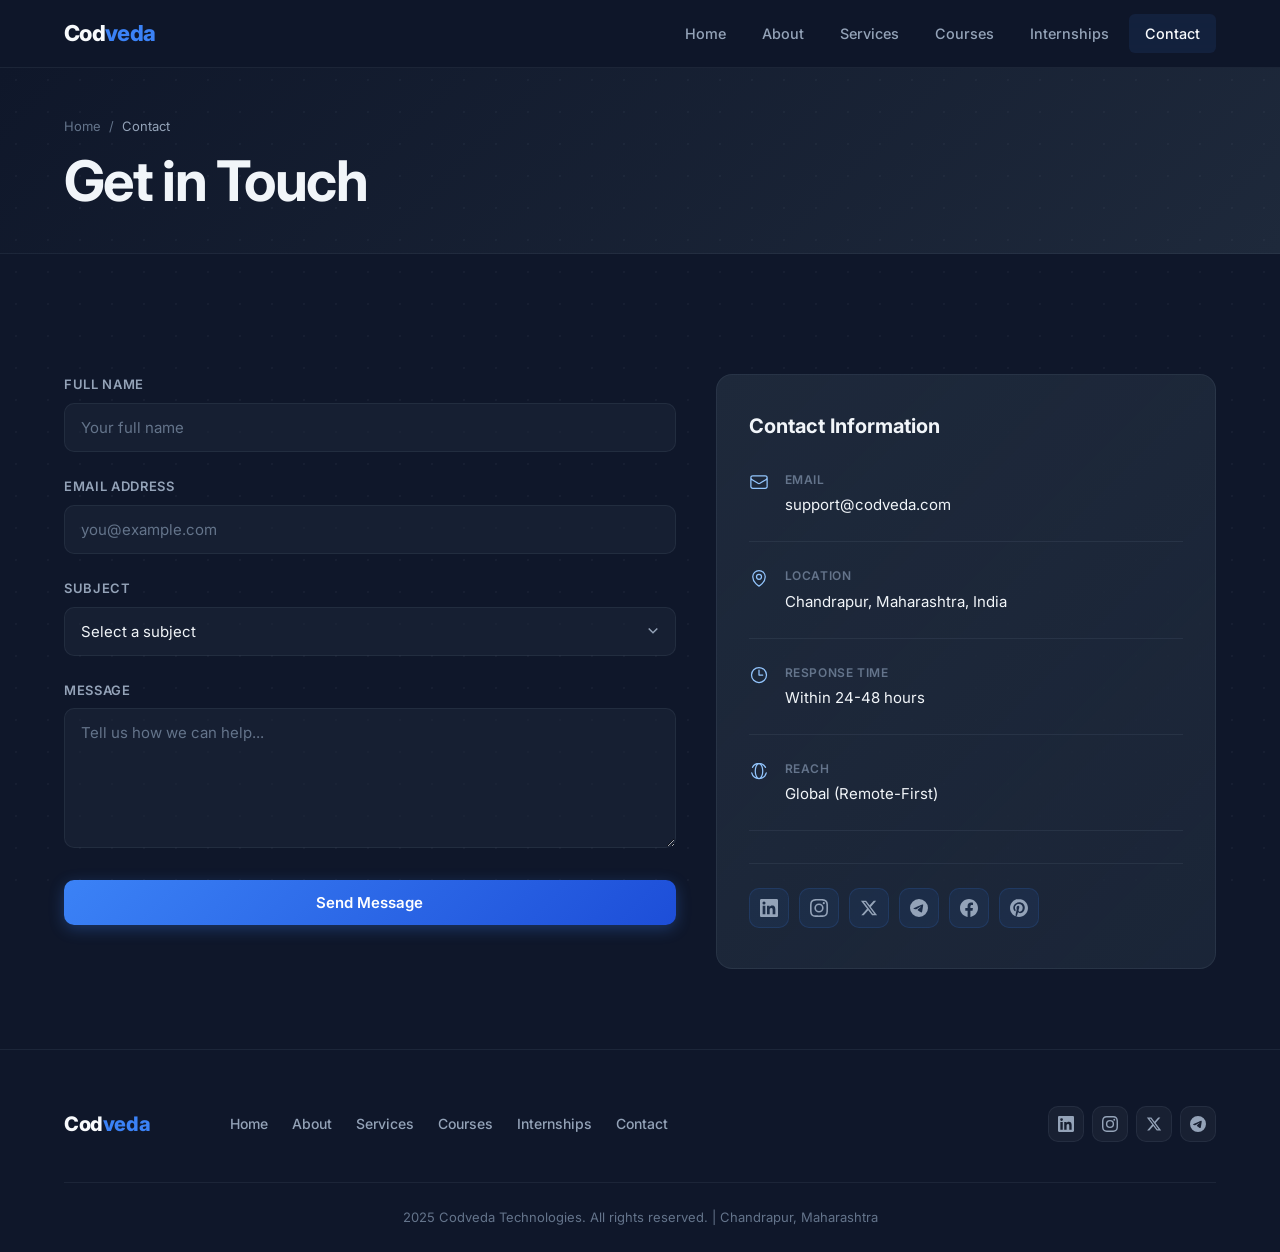
<file: contact.html>
<!DOCTYPE html>
<html lang="en">
<head>
  <meta charset="UTF-8">
  <meta name="viewport" content="width=device-width, initial-scale=1.0">
  <meta name="description" content="Contact Codveda Technologies for program inquiries, partnerships, or technical support. Reach us at support@codveda.com.">
  <title>Contact Us | Codveda Technologies</title>
  <link rel="icon" type="image/svg+xml" href="data:image/svg+xml,%3Csvg xmlns='http://www.w3.org/2000/svg' viewBox='0 0 32 32'%3E%3Crect width='32' height='32' rx='8' fill='%230f172a'/%3E%3Ctext x='6' y='24' font-family='Inter,system-ui,sans-serif' font-size='22' font-weight='800' fill='%233b82f6'%3EC%3C/text%3E%3C/svg%3E">
  <link rel="preconnect" href="https://fonts.googleapis.com">
  <link rel="preconnect" href="https://fonts.gstatic.com" crossorigin>
  <link href="https://fonts.googleapis.com/css2?family=Inter:wght@400;500;600;700;800&display=swap" rel="stylesheet">
  <link rel="stylesheet" href="styles/styles.css">
</head>
<body>
  <a href="#main-content" class="sr-only">Skip to main content</a>

  <header class="site-header" role="banner">
    <div class="container nav-container">
      <a href="index.html" class="nav-logo" aria-label="Codveda Technologies home">Cod<span>veda</span></a>
      <nav class="nav-links" role="navigation" aria-label="Main navigation">
        <a href="index.html">Home</a>
        <a href="about.html">About</a>
        <a href="services.html">Services</a>
        <a href="courses.html">Courses</a>
        <a href="internships.html">Internships</a>
        <a href="contact.html" class="active">Contact</a>
      </nav>
      <button class="hamburger" id="hamburger" aria-label="Open navigation menu" aria-expanded="false" aria-controls="mobile-menu">
        <span></span><span></span><span></span>
      </button>
    </div>
    <div class="mobile-overlay" id="mobile-overlay"></div>
    <nav class="mobile-menu" id="mobile-menu" role="navigation" aria-label="Mobile navigation">
      <a href="index.html">Home</a>
      <a href="about.html">About</a>
      <a href="services.html">Services</a>
      <a href="courses.html">Courses</a>
      <a href="internships.html">Internships</a>
      <a href="contact.html" class="active">Contact</a>
    </nav>
  </header>

  <main id="main-content">
    <section class="page-hero">
      <div class="container">
        <nav class="breadcrumb" aria-label="Breadcrumb">
          <a href="index.html">Home</a>
          <span class="separator" aria-hidden="true">/</span>
          <span class="current" aria-current="page">Contact</span>
        </nav>
        <h1>Get in Touch</h1>
      </div>
    </section>

    <section class="section" aria-labelledby="contact-heading">
      <div class="container">
        <h2 id="contact-heading" class="sr-only">Contact Form and Information</h2>

        <div class="contact-layout">
          <form id="contact-form" action="#" method="POST" novalidate aria-label="Contact form" class="reveal">
            <div class="form-group">
              <label for="contact-name">Full Name</label>
              <input type="text" id="contact-name" name="name" placeholder="Your full name" required autocomplete="name" minlength="2" maxlength="100">
              <div class="form-error" id="name-error">Please enter your full name (minimum 2 characters).</div>
            </div>

            <div class="form-group">
              <label for="contact-email">Email Address</label>
              <input type="email" id="contact-email" name="email" placeholder="you@example.com" required autocomplete="email">
              <div class="form-error" id="email-error">Please enter a valid email address.</div>
            </div>

            <div class="form-group">
              <label for="contact-subject">Subject</label>
              <select id="contact-subject" name="subject" required>
                <option value="" disabled selected>Select a subject</option>
                <option value="programs">Program Inquiry</option>
                <option value="internship">Internship Application</option>
                <option value="partnership">Partnership Opportunity</option>
                <option value="support">Technical Support</option>
                <option value="general">General Question</option>
              </select>
              <div class="form-error" id="subject-error">Please select a subject.</div>
            </div>

            <div class="form-group">
              <label for="contact-message">Message</label>
              <textarea id="contact-message" name="message" placeholder="Tell us how we can help..." required minlength="10" maxlength="2000"></textarea>
              <div class="form-error" id="message-error">Please enter a message (minimum 10 characters).</div>
            </div>

            <button type="submit" class="btn btn-primary" style="width:100%;">Send Message</button>
          </form>

          <div class="reveal reveal-delay-2">
            <div class="contact-info-card">
              <h3>Contact Information</h3>

              <div class="contact-detail">
                <svg xmlns="http://www.w3.org/2000/svg" fill="none" viewBox="0 0 24 24" stroke-width="1.5" stroke="currentColor">
                  <path stroke-linecap="round" stroke-linejoin="round" d="M21.75 6.75v10.5a2.25 2.25 0 01-2.25 2.25h-15a2.25 2.25 0 01-2.25-2.25V6.75m19.5 0A2.25 2.25 0 0019.5 4.5h-15a2.25 2.25 0 00-2.25 2.25m19.5 0v.243a2.25 2.25 0 01-1.07 1.916l-7.5 4.615a2.25 2.25 0 01-2.36 0L3.32 8.91a2.25 2.25 0 01-1.07-1.916V6.75"/>
                </svg>
                <div>
                  <div class="label">Email</div>
                  <div class="value">support@codveda.com</div>
                </div>
              </div>

              <div class="contact-detail">
                <svg xmlns="http://www.w3.org/2000/svg" fill="none" viewBox="0 0 24 24" stroke-width="1.5" stroke="currentColor">
                  <path stroke-linecap="round" stroke-linejoin="round" d="M15 10.5a3 3 0 11-6 0 3 3 0 016 0z"/>
                  <path stroke-linecap="round" stroke-linejoin="round" d="M19.5 10.5c0 7.142-7.5 11.25-7.5 11.25S4.5 17.642 4.5 10.5a7.5 7.5 0 1115 0z"/>
                </svg>
                <div>
                  <div class="label">Location</div>
                  <div class="value">Chandrapur, Maharashtra, India</div>
                </div>
              </div>

              <div class="contact-detail">
                <svg xmlns="http://www.w3.org/2000/svg" fill="none" viewBox="0 0 24 24" stroke-width="1.5" stroke="currentColor">
                  <path stroke-linecap="round" stroke-linejoin="round" d="M12 6v6h4.5m4.5 0a9 9 0 11-18 0 9 9 0 0118 0z"/>
                </svg>
                <div>
                  <div class="label">Response Time</div>
                  <div class="value">Within 24-48 hours</div>
                </div>
              </div>

              <div class="contact-detail">
                <svg xmlns="http://www.w3.org/2000/svg" fill="none" viewBox="0 0 24 24" stroke-width="1.5" stroke="currentColor">
                  <path stroke-linecap="round" stroke-linejoin="round" d="M12 21a9.004 9.004 0 008.716-6.747M12 21a9.004 9.004 0 01-8.716-6.747M12 21c2.485 0 4.5-4.03 4.5-9S14.485 3 12 3m0 18c-2.485 0-4.5-4.03-4.5-9S9.515 3 12 3m0 0a8.997 8.997 0 017.843 4.582M12 3a8.997 8.997 0 00-7.843 4.582"/>
                </svg>
                <div>
                  <div class="label">Reach</div>
                  <div class="value">Global (Remote-First)</div>
                </div>
              </div>

              <div class="social-links">
                <a href="https://www.linkedin.com/company/codveda-technologies/" class="social-link" aria-label="LinkedIn" target="_blank" rel="noopener noreferrer">
                  <svg xmlns="http://www.w3.org/2000/svg" viewBox="0 0 24 24" fill="currentColor"><path d="M20.447 20.452h-3.554v-5.569c0-1.328-.027-3.037-1.852-3.037-1.853 0-2.136 1.445-2.136 2.939v5.667H9.351V9h3.414v1.561h.046c.477-.9 1.637-1.85 3.37-1.85 3.601 0 4.267 2.37 4.267 5.455v6.286zM5.337 7.433a2.062 2.062 0 01-2.063-2.065 2.064 2.064 0 112.063 2.065zm1.782 13.019H3.555V9h3.564v11.452zM22.225 0H1.771C.792 0 0 .774 0 1.729v20.542C0 23.227.792 24 1.771 24h20.451C23.2 24 24 23.227 24 22.271V1.729C24 .774 23.2 0 22.222 0h.003z"/></svg>
                </a>
                <a href="https://www.instagram.com/codveda/" class="social-link" aria-label="Instagram" target="_blank" rel="noopener noreferrer">
                  <svg xmlns="http://www.w3.org/2000/svg" viewBox="0 0 24 24" fill="currentColor"><path d="M12 2.163c3.204 0 3.584.012 4.85.07 3.252.148 4.771 1.691 4.919 4.919.058 1.265.069 1.645.069 4.849 0 3.205-.012 3.584-.069 4.849-.149 3.225-1.664 4.771-4.919 4.919-1.266.058-1.644.07-4.85.07-3.204 0-3.584-.012-4.849-.07-3.26-.149-4.771-1.699-4.919-4.92-.058-1.265-.07-1.644-.07-4.849 0-3.204.013-3.583.07-4.849.149-3.227 1.664-4.771 4.919-4.919 1.266-.057 1.645-.069 4.849-.069zM12 0C8.741 0 8.333.014 7.053.072 2.695.272.273 2.69.073 7.052.014 8.333 0 8.741 0 12c0 3.259.014 3.668.072 4.948.2 4.358 2.618 6.78 6.98 6.98C8.333 23.986 8.741 24 12 24c3.259 0 3.668-.014 4.948-.072 4.354-.2 6.782-2.618 6.979-6.98.059-1.28.073-1.689.073-4.948 0-3.259-.014-3.667-.072-4.947-.196-4.354-2.617-6.78-6.979-6.98C15.668.014 15.259 0 12 0zm0 5.838a6.162 6.162 0 100 12.324 6.162 6.162 0 000-12.324zM12 16a4 4 0 110-8 4 4 0 010 8zm6.406-11.845a1.44 1.44 0 100 2.881 1.44 1.44 0 000-2.881z"/></svg>
                </a>
                <a href="https://x.com/codveda" class="social-link" aria-label="X (Twitter)" target="_blank" rel="noopener noreferrer">
                  <svg xmlns="http://www.w3.org/2000/svg" viewBox="0 0 24 24" fill="currentColor"><path d="M18.244 2.25h3.308l-7.227 8.26 8.502 11.24H16.17l-5.214-6.817L4.99 21.75H1.68l7.73-8.835L1.254 2.25H8.08l4.713 6.231zm-1.161 17.52h1.833L7.084 4.126H5.117z"/></svg>
                </a>
                <a href="https://t.me/codveda" class="social-link" aria-label="Telegram" target="_blank" rel="noopener noreferrer">
                  <svg xmlns="http://www.w3.org/2000/svg" viewBox="0 0 24 24" fill="currentColor"><path d="M11.944 0A12 12 0 000 12a12 12 0 0012 12 12 12 0 0012-12A12 12 0 0012 0a12 12 0 00-.056 0zm4.962 7.224c.1-.002.321.023.465.14a.506.506 0 01.171.325c.016.093.036.306.02.472-.18 1.898-.962 6.502-1.36 8.627-.168.9-.499 1.201-.82 1.23-.696.065-1.225-.46-1.9-.902-1.056-.693-1.653-1.124-2.678-1.8-1.185-.78-.417-1.21.258-1.91.177-.184 3.247-2.977 3.307-3.23.007-.032.014-.15-.056-.212s-.174-.041-.249-.024c-.106.024-1.793 1.14-5.061 3.345-.479.33-.913.49-1.302.48-.428-.008-1.252-.241-1.865-.44-.752-.245-1.349-.374-1.297-.789.027-.216.325-.437.893-.663 3.498-1.524 5.83-2.529 6.998-3.014 3.332-1.386 4.025-1.627 4.476-1.635z"/></svg>
                </a>
                <a href="https://www.facebook.com/codveda" class="social-link" aria-label="Facebook" target="_blank" rel="noopener noreferrer">
                  <svg xmlns="http://www.w3.org/2000/svg" viewBox="0 0 24 24" fill="currentColor"><path d="M24 12.073c0-6.627-5.373-12-12-12s-12 5.373-12 12c0 5.99 4.388 10.954 10.125 11.854v-8.385H7.078v-3.47h3.047V9.43c0-3.007 1.792-4.669 4.533-4.669 1.312 0 2.686.235 2.686.235v2.953H15.83c-1.491 0-1.956.925-1.956 1.874v2.25h3.328l-.532 3.47h-2.796v8.385C19.612 23.027 24 18.062 24 12.073z"/></svg>
                </a>
                <a href="https://www.pinterest.com/codveda/" class="social-link" aria-label="Pinterest" target="_blank" rel="noopener noreferrer">
                  <svg xmlns="http://www.w3.org/2000/svg" viewBox="0 0 24 24" fill="currentColor"><path d="M12.017 0C5.396 0 .029 5.367.029 11.987c0 5.079 3.158 9.417 7.618 11.162-.105-.949-.199-2.403.041-3.439.219-.937 1.406-5.957 1.406-5.957s-.359-.72-.359-1.781c0-1.663.967-2.911 2.168-2.911 1.024 0 1.518.769 1.518 1.688 0 1.029-.653 2.567-.992 3.992-.285 1.193.6 2.165 1.775 2.165 2.128 0 3.768-2.245 3.768-5.487 0-2.861-2.063-4.869-5.008-4.869-3.41 0-5.409 2.562-5.409 5.199 0 1.033.394 2.143.889 2.741.099.12.112.225.085.345-.09.375-.293 1.199-.334 1.363-.053.225-.174.271-.401.165-1.495-.69-2.433-2.878-2.433-4.646 0-3.776 2.748-7.252 7.92-7.252 4.158 0 7.392 2.967 7.392 6.923 0 4.135-2.607 7.462-6.233 7.462-1.214 0-2.354-.629-2.758-1.379l-.749 2.848c-.269 1.045-1.004 2.352-1.498 3.146 1.123.345 2.306.535 3.55.535 6.607 0 11.985-5.365 11.985-11.987C23.97 5.39 18.592.026 11.985.026L12.017 0z"/></svg>
                </a>
              </div>
            </div>
          </div>
        </div>
      </div>
    </section>
  </main>

  <footer class="site-footer" role="contentinfo">
    <div class="container">
      <div class="footer-content">
        <div class="footer-logo">Cod<span>veda</span></div>
        <nav class="footer-links" aria-label="Footer navigation">
          <a href="index.html">Home</a>
          <a href="about.html">About</a>
          <a href="services.html">Services</a>
          <a href="courses.html">Courses</a>
          <a href="internships.html">Internships</a>
          <a href="contact.html">Contact</a>
        </nav>
        <div class="footer-social">
          <a href="https://www.linkedin.com/company/codveda-technologies/" aria-label="LinkedIn" target="_blank" rel="noopener noreferrer">
            <svg xmlns="http://www.w3.org/2000/svg" viewBox="0 0 24 24" fill="currentColor"><path d="M20.447 20.452h-3.554v-5.569c0-1.328-.027-3.037-1.852-3.037-1.853 0-2.136 1.445-2.136 2.939v5.667H9.351V9h3.414v1.561h.046c.477-.9 1.637-1.85 3.37-1.85 3.601 0 4.267 2.37 4.267 5.455v6.286zM5.337 7.433a2.062 2.062 0 01-2.063-2.065 2.064 2.064 0 112.063 2.065zm1.782 13.019H3.555V9h3.564v11.452zM22.225 0H1.771C.792 0 0 .774 0 1.729v20.542C0 23.227.792 24 1.771 24h20.451C23.2 24 24 23.227 24 22.271V1.729C24 .774 23.2 0 22.222 0h.003z"/></svg>
          </a>
          <a href="https://www.instagram.com/codveda/" aria-label="Instagram" target="_blank" rel="noopener noreferrer">
            <svg xmlns="http://www.w3.org/2000/svg" viewBox="0 0 24 24" fill="currentColor"><path d="M12 2.163c3.204 0 3.584.012 4.85.07 3.252.148 4.771 1.691 4.919 4.919.058 1.265.069 1.645.069 4.849 0 3.205-.012 3.584-.069 4.849-.149 3.225-1.664 4.771-4.919 4.919-1.266.058-1.644.07-4.85.07-3.204 0-3.584-.012-4.849-.07-3.26-.149-4.771-1.699-4.919-4.92-.058-1.265-.07-1.644-.07-4.849 0-3.204.013-3.583.07-4.849.149-3.227 1.664-4.771 4.919-4.919 1.266-.057 1.645-.069 4.849-.069zM12 0C8.741 0 8.333.014 7.053.072 2.695.272.273 2.69.073 7.052.014 8.333 0 8.741 0 12c0 3.259.014 3.668.072 4.948.2 4.358 2.618 6.78 6.98 6.98C8.333 23.986 8.741 24 12 24c3.259 0 3.668-.014 4.948-.072 4.354-.2 6.782-2.618 6.979-6.98.059-1.28.073-1.689.073-4.948 0-3.259-.014-3.667-.072-4.947-.196-4.354-2.617-6.78-6.979-6.98C15.668.014 15.259 0 12 0zm0 5.838a6.162 6.162 0 100 12.324 6.162 6.162 0 000-12.324zM12 16a4 4 0 110-8 4 4 0 010 8zm6.406-11.845a1.44 1.44 0 100 2.881 1.44 1.44 0 000-2.881z"/></svg>
          </a>
          <a href="https://x.com/codveda" aria-label="X (Twitter)" target="_blank" rel="noopener noreferrer">
            <svg xmlns="http://www.w3.org/2000/svg" viewBox="0 0 24 24" fill="currentColor"><path d="M18.244 2.25h3.308l-7.227 8.26 8.502 11.24H16.17l-5.214-6.817L4.99 21.75H1.68l7.73-8.835L1.254 2.25H8.08l4.713 6.231zm-1.161 17.52h1.833L7.084 4.126H5.117z"/></svg>
          </a>
          <a href="https://t.me/codveda" aria-label="Telegram" target="_blank" rel="noopener noreferrer">
            <svg xmlns="http://www.w3.org/2000/svg" viewBox="0 0 24 24" fill="currentColor"><path d="M11.944 0A12 12 0 000 12a12 12 0 0012 12 12 12 0 0012-12A12 12 0 0012 0a12 12 0 00-.056 0zm4.962 7.224c.1-.002.321.023.465.14a.506.506 0 01.171.325c.016.093.036.306.02.472-.18 1.898-.962 6.502-1.36 8.627-.168.9-.499 1.201-.82 1.23-.696.065-1.225-.46-1.9-.902-1.056-.693-1.653-1.124-2.678-1.8-1.185-.78-.417-1.21.258-1.91.177-.184 3.247-2.977 3.307-3.23.007-.032.014-.15-.056-.212s-.174-.041-.249-.024c-.106.024-1.793 1.14-5.061 3.345-.479.33-.913.49-1.302.48-.428-.008-1.252-.241-1.865-.44-.752-.245-1.349-.374-1.297-.789.027-.216.325-.437.893-.663 3.498-1.524 5.83-2.529 6.998-3.014 3.332-1.386 4.025-1.627 4.476-1.635z"/></svg>
          </a>
        </div>
      </div>
      <div class="footer-bottom">
        <p>2025 Codveda Technologies. All rights reserved. | Chandrapur, Maharashtra</p>
      </div>
    </div>
  </footer>

  <script src="scripts/navigation.js"></script>
  <script src="scripts/animations.js"></script>
  <script src="scripts/contact-validation.js"></script>
</body>
</html>
</file>
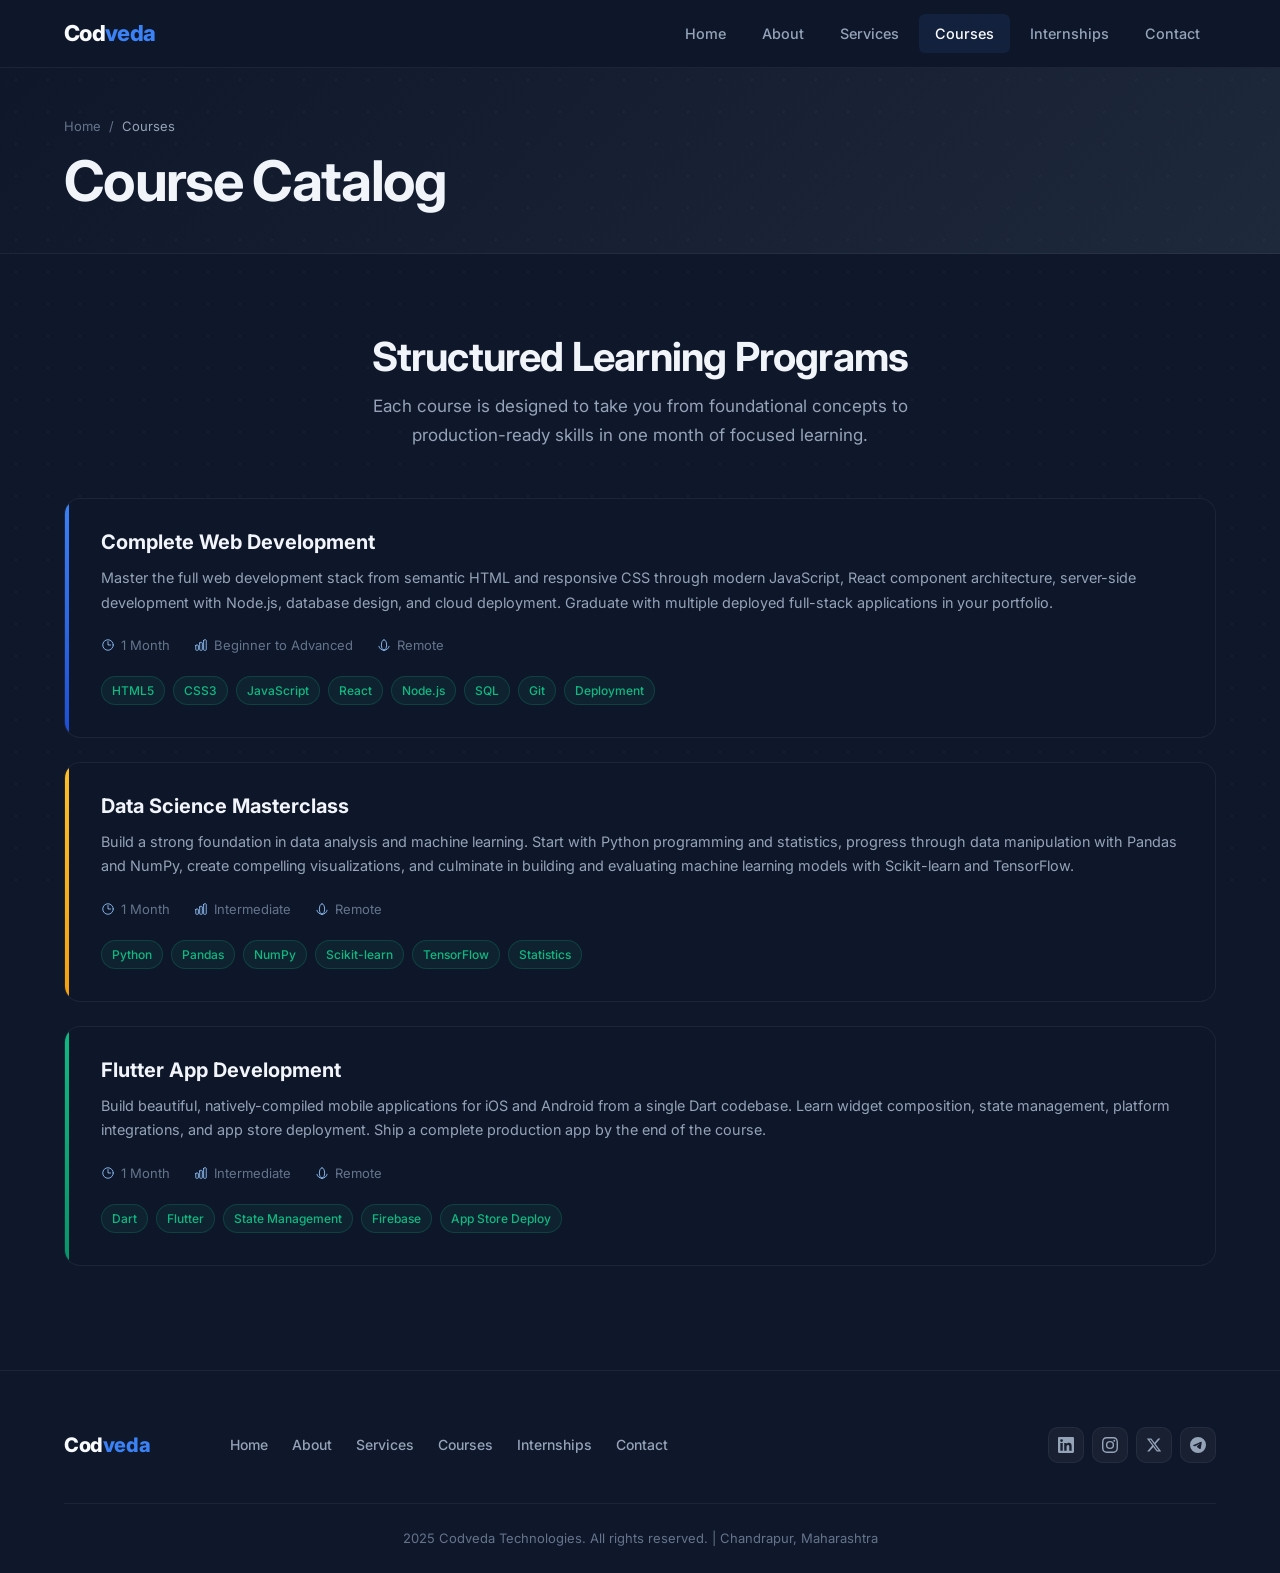
<file: courses.html>
<!DOCTYPE html>
<html lang="en">
<head>
  <meta charset="UTF-8">
  <meta name="viewport" content="width=device-width, initial-scale=1.0">
  <meta name="description" content="Codveda Technologies course catalog: Complete Web Development, Data Science Masterclass, and Flutter App Development programs.">
  <title>Courses | Codveda Technologies</title>
  <link rel="icon" type="image/svg+xml" href="data:image/svg+xml,%3Csvg xmlns='http://www.w3.org/2000/svg' viewBox='0 0 32 32'%3E%3Crect width='32' height='32' rx='8' fill='%230f172a'/%3E%3Ctext x='6' y='24' font-family='Inter,system-ui,sans-serif' font-size='22' font-weight='800' fill='%233b82f6'%3EC%3C/text%3E%3C/svg%3E">
  <link rel="preconnect" href="https://fonts.googleapis.com">
  <link rel="preconnect" href="https://fonts.gstatic.com" crossorigin>
  <link href="https://fonts.googleapis.com/css2?family=Inter:wght@400;500;600;700;800&display=swap" rel="stylesheet">
  <link rel="stylesheet" href="styles/styles.css">
</head>
<body>
  <a href="#main-content" class="sr-only">Skip to main content</a>

  <header class="site-header" role="banner">
    <div class="container nav-container">
      <a href="index.html" class="nav-logo" aria-label="Codveda Technologies home">Cod<span>veda</span></a>
      <nav class="nav-links" role="navigation" aria-label="Main navigation">
        <a href="index.html">Home</a>
        <a href="about.html">About</a>
        <a href="services.html">Services</a>
        <a href="courses.html" class="active">Courses</a>
        <a href="internships.html">Internships</a>
        <a href="contact.html">Contact</a>
      </nav>
      <button class="hamburger" id="hamburger" aria-label="Open navigation menu" aria-expanded="false" aria-controls="mobile-menu">
        <span></span><span></span><span></span>
      </button>
    </div>
    <div class="mobile-overlay" id="mobile-overlay"></div>
    <nav class="mobile-menu" id="mobile-menu" role="navigation" aria-label="Mobile navigation">
      <a href="index.html">Home</a>
      <a href="about.html">About</a>
      <a href="services.html">Services</a>
      <a href="courses.html" class="active">Courses</a>
      <a href="internships.html">Internships</a>
      <a href="contact.html">Contact</a>
    </nav>
  </header>

  <main id="main-content">
    <section class="page-hero">
      <div class="container">
        <nav class="breadcrumb" aria-label="Breadcrumb">
          <a href="index.html">Home</a>
          <span class="separator" aria-hidden="true">/</span>
          <span class="current" aria-current="page">Courses</span>
        </nav>
        <h1>Course Catalog</h1>
      </div>
    </section>

    <section class="section" aria-labelledby="courses-main-heading">
      <div class="container">
        <h2 id="courses-main-heading" class="text-center reveal">Structured Learning Programs</h2>
        <p class="section-subtitle text-center reveal reveal-delay-1">Each course is designed to take you from foundational concepts to production-ready skills in one month of focused learning.</p>

        <div style="margin-top:3rem;">
          <div class="program-card reveal reveal-delay-1">
            <div class="program-accent"></div>
            <div class="program-body">
              <h3>Complete Web Development</h3>
              <p>Master the full web development stack from semantic HTML and responsive CSS through modern JavaScript, React component architecture, server-side development with Node.js, database design, and cloud deployment. Graduate with multiple deployed full-stack applications in your portfolio.</p>
              <div class="program-meta">
                <span><svg xmlns="http://www.w3.org/2000/svg" fill="none" viewBox="0 0 24 24" stroke-width="1.5" stroke="currentColor"><path stroke-linecap="round" stroke-linejoin="round" d="M12 6v6h4.5m4.5 0a9 9 0 11-18 0 9 9 0 0118 0z"/></svg> 1 Month</span>
                <span><svg xmlns="http://www.w3.org/2000/svg" fill="none" viewBox="0 0 24 24" stroke-width="1.5" stroke="currentColor"><path stroke-linecap="round" stroke-linejoin="round" d="M3 13.125C3 12.504 3.504 12 4.125 12h2.25c.621 0 1.125.504 1.125 1.125v6.75C7.5 20.496 6.996 21 6.375 21h-2.25A1.125 1.125 0 013 19.875v-6.75zM9.75 8.625c0-.621.504-1.125 1.125-1.125h2.25c.621 0 1.125.504 1.125 1.125v11.25c0 .621-.504 1.125-1.125 1.125h-2.25a1.125 1.125 0 01-1.125-1.125V8.625zM16.5 4.125c0-.621.504-1.125 1.125-1.125h2.25C20.496 3 21 3.504 21 4.125v15.75c0 .621-.504 1.125-1.125 1.125h-2.25a1.125 1.125 0 01-1.125-1.125V4.125z"/></svg> Beginner to Advanced</span>
                <span><svg xmlns="http://www.w3.org/2000/svg" fill="none" viewBox="0 0 24 24" stroke-width="1.5" stroke="currentColor"><path stroke-linecap="round" stroke-linejoin="round" d="M12 21a9.004 9.004 0 008.716-6.747M12 21a9.004 9.004 0 01-8.716-6.747M12 21c2.485 0 4.5-4.03 4.5-9S14.485 3 12 3m0 18c-2.485 0-4.5-4.03-4.5-9S9.515 3 12 3"/></svg> Remote</span>
              </div>
              <div class="program-skills">
                <span class="skill-tag">HTML5</span>
                <span class="skill-tag">CSS3</span>
                <span class="skill-tag">JavaScript</span>
                <span class="skill-tag">React</span>
                <span class="skill-tag">Node.js</span>
                <span class="skill-tag">SQL</span>
                <span class="skill-tag">Git</span>
                <span class="skill-tag">Deployment</span>
              </div>
            </div>
          </div>

          <div class="program-card reveal reveal-delay-2">
            <div class="program-accent" style="background:linear-gradient(180deg, var(--color-accent-gold), #f59e0b);"></div>
            <div class="program-body">
              <h3>Data Science Masterclass</h3>
              <p>Build a strong foundation in data analysis and machine learning. Start with Python programming and statistics, progress through data manipulation with Pandas and NumPy, create compelling visualizations, and culminate in building and evaluating machine learning models with Scikit-learn and TensorFlow.</p>
              <div class="program-meta">
                <span><svg xmlns="http://www.w3.org/2000/svg" fill="none" viewBox="0 0 24 24" stroke-width="1.5" stroke="currentColor"><path stroke-linecap="round" stroke-linejoin="round" d="M12 6v6h4.5m4.5 0a9 9 0 11-18 0 9 9 0 0118 0z"/></svg> 1 Month</span>
                <span><svg xmlns="http://www.w3.org/2000/svg" fill="none" viewBox="0 0 24 24" stroke-width="1.5" stroke="currentColor"><path stroke-linecap="round" stroke-linejoin="round" d="M3 13.125C3 12.504 3.504 12 4.125 12h2.25c.621 0 1.125.504 1.125 1.125v6.75C7.5 20.496 6.996 21 6.375 21h-2.25A1.125 1.125 0 013 19.875v-6.75zM9.75 8.625c0-.621.504-1.125 1.125-1.125h2.25c.621 0 1.125.504 1.125 1.125v11.25c0 .621-.504 1.125-1.125 1.125h-2.25a1.125 1.125 0 01-1.125-1.125V8.625zM16.5 4.125c0-.621.504-1.125 1.125-1.125h2.25C20.496 3 21 3.504 21 4.125v15.75c0 .621-.504 1.125-1.125 1.125h-2.25a1.125 1.125 0 01-1.125-1.125V4.125z"/></svg> Intermediate</span>
                <span><svg xmlns="http://www.w3.org/2000/svg" fill="none" viewBox="0 0 24 24" stroke-width="1.5" stroke="currentColor"><path stroke-linecap="round" stroke-linejoin="round" d="M12 21a9.004 9.004 0 008.716-6.747M12 21a9.004 9.004 0 01-8.716-6.747M12 21c2.485 0 4.5-4.03 4.5-9S14.485 3 12 3m0 18c-2.485 0-4.5-4.03-4.5-9S9.515 3 12 3"/></svg> Remote</span>
              </div>
              <div class="program-skills">
                <span class="skill-tag">Python</span>
                <span class="skill-tag">Pandas</span>
                <span class="skill-tag">NumPy</span>
                <span class="skill-tag">Scikit-learn</span>
                <span class="skill-tag">TensorFlow</span>
                <span class="skill-tag">Statistics</span>
              </div>
            </div>
          </div>

          <div class="program-card reveal reveal-delay-3">
            <div class="program-accent" style="background:linear-gradient(180deg, var(--color-success), #059669);"></div>
            <div class="program-body">
              <h3>Flutter App Development</h3>
              <p>Build beautiful, natively-compiled mobile applications for iOS and Android from a single Dart codebase. Learn widget composition, state management, platform integrations, and app store deployment. Ship a complete production app by the end of the course.</p>
              <div class="program-meta">
                <span><svg xmlns="http://www.w3.org/2000/svg" fill="none" viewBox="0 0 24 24" stroke-width="1.5" stroke="currentColor"><path stroke-linecap="round" stroke-linejoin="round" d="M12 6v6h4.5m4.5 0a9 9 0 11-18 0 9 9 0 0118 0z"/></svg> 1 Month</span>
                <span><svg xmlns="http://www.w3.org/2000/svg" fill="none" viewBox="0 0 24 24" stroke-width="1.5" stroke="currentColor"><path stroke-linecap="round" stroke-linejoin="round" d="M3 13.125C3 12.504 3.504 12 4.125 12h2.25c.621 0 1.125.504 1.125 1.125v6.75C7.5 20.496 6.996 21 6.375 21h-2.25A1.125 1.125 0 013 19.875v-6.75zM9.75 8.625c0-.621.504-1.125 1.125-1.125h2.25c.621 0 1.125.504 1.125 1.125v11.25c0 .621-.504 1.125-1.125 1.125h-2.25a1.125 1.125 0 01-1.125-1.125V8.625zM16.5 4.125c0-.621.504-1.125 1.125-1.125h2.25C20.496 3 21 3.504 21 4.125v15.75c0 .621-.504 1.125-1.125 1.125h-2.25a1.125 1.125 0 01-1.125-1.125V4.125z"/></svg> Intermediate</span>
                <span><svg xmlns="http://www.w3.org/2000/svg" fill="none" viewBox="0 0 24 24" stroke-width="1.5" stroke="currentColor"><path stroke-linecap="round" stroke-linejoin="round" d="M12 21a9.004 9.004 0 008.716-6.747M12 21a9.004 9.004 0 01-8.716-6.747M12 21c2.485 0 4.5-4.03 4.5-9S14.485 3 12 3m0 18c-2.485 0-4.5-4.03-4.5-9S9.515 3 12 3"/></svg> Remote</span>
              </div>
              <div class="program-skills">
                <span class="skill-tag">Dart</span>
                <span class="skill-tag">Flutter</span>
                <span class="skill-tag">State Management</span>
                <span class="skill-tag">Firebase</span>
                <span class="skill-tag">App Store Deploy</span>
              </div>
            </div>
          </div>
        </div>
      </div>
    </section>
  </main>

  <footer class="site-footer" role="contentinfo">
    <div class="container">
      <div class="footer-content">
        <div class="footer-logo">Cod<span>veda</span></div>
        <nav class="footer-links" aria-label="Footer navigation">
          <a href="index.html">Home</a>
          <a href="about.html">About</a>
          <a href="services.html">Services</a>
          <a href="courses.html">Courses</a>
          <a href="internships.html">Internships</a>
          <a href="contact.html">Contact</a>
        </nav>
        <div class="footer-social">
          <a href="https://www.linkedin.com/company/codveda-technologies/" aria-label="LinkedIn" target="_blank" rel="noopener noreferrer"><svg xmlns="http://www.w3.org/2000/svg" viewBox="0 0 24 24" fill="currentColor"><path d="M20.447 20.452h-3.554v-5.569c0-1.328-.027-3.037-1.852-3.037-1.853 0-2.136 1.445-2.136 2.939v5.667H9.351V9h3.414v1.561h.046c.477-.9 1.637-1.85 3.37-1.85 3.601 0 4.267 2.37 4.267 5.455v6.286zM5.337 7.433a2.062 2.062 0 01-2.063-2.065 2.064 2.064 0 112.063 2.065zm1.782 13.019H3.555V9h3.564v11.452zM22.225 0H1.771C.792 0 0 .774 0 1.729v20.542C0 23.227.792 24 1.771 24h20.451C23.2 24 24 23.227 24 22.271V1.729C24 .774 23.2 0 22.222 0h.003z"/></svg></a>
          <a href="https://www.instagram.com/codveda/" aria-label="Instagram" target="_blank" rel="noopener noreferrer"><svg xmlns="http://www.w3.org/2000/svg" viewBox="0 0 24 24" fill="currentColor"><path d="M12 2.163c3.204 0 3.584.012 4.85.07 3.252.148 4.771 1.691 4.919 4.919.058 1.265.069 1.645.069 4.849 0 3.205-.012 3.584-.069 4.849-.149 3.225-1.664 4.771-4.919 4.919-1.266.058-1.644.07-4.85.07-3.204 0-3.584-.012-4.849-.07-3.26-.149-4.771-1.699-4.919-4.92-.058-1.265-.07-1.644-.07-4.849 0-3.204.013-3.583.07-4.849.149-3.227 1.664-4.771 4.919-4.919 1.266-.057 1.645-.069 4.849-.069zM12 0C8.741 0 8.333.014 7.053.072 2.695.272.273 2.69.073 7.052.014 8.333 0 8.741 0 12c0 3.259.014 3.668.072 4.948.2 4.358 2.618 6.78 6.98 6.98C8.333 23.986 8.741 24 12 24c3.259 0 3.668-.014 4.948-.072 4.354-.2 6.782-2.618 6.979-6.98.059-1.28.073-1.689.073-4.948 0-3.259-.014-3.667-.072-4.947-.196-4.354-2.617-6.78-6.979-6.98C15.668.014 15.259 0 12 0zm0 5.838a6.162 6.162 0 100 12.324 6.162 6.162 0 000-12.324zM12 16a4 4 0 110-8 4 4 0 010 8zm6.406-11.845a1.44 1.44 0 100 2.881 1.44 1.44 0 000-2.881z"/></svg></a>
          <a href="https://x.com/codveda" aria-label="X (Twitter)" target="_blank" rel="noopener noreferrer"><svg xmlns="http://www.w3.org/2000/svg" viewBox="0 0 24 24" fill="currentColor"><path d="M18.244 2.25h3.308l-7.227 8.26 8.502 11.24H16.17l-5.214-6.817L4.99 21.75H1.68l7.73-8.835L1.254 2.25H8.08l4.713 6.231zm-1.161 17.52h1.833L7.084 4.126H5.117z"/></svg></a>
          <a href="https://t.me/codveda" aria-label="Telegram" target="_blank" rel="noopener noreferrer"><svg xmlns="http://www.w3.org/2000/svg" viewBox="0 0 24 24" fill="currentColor"><path d="M11.944 0A12 12 0 000 12a12 12 0 0012 12 12 12 0 0012-12A12 12 0 0012 0a12 12 0 00-.056 0zm4.962 7.224c.1-.002.321.023.465.14a.506.506 0 01.171.325c.016.093.036.306.02.472-.18 1.898-.962 6.502-1.36 8.627-.168.9-.499 1.201-.82 1.23-.696.065-1.225-.46-1.9-.902-1.056-.693-1.653-1.124-2.678-1.8-1.185-.78-.417-1.21.258-1.91.177-.184 3.247-2.977 3.307-3.23.007-.032.014-.15-.056-.212s-.174-.041-.249-.024c-.106.024-1.793 1.14-5.061 3.345-.479.33-.913.49-1.302.48-.428-.008-1.252-.241-1.865-.44-.752-.245-1.349-.374-1.297-.789.027-.216.325-.437.893-.663 3.498-1.524 5.83-2.529 6.998-3.014 3.332-1.386 4.025-1.627 4.476-1.635z"/></svg></a>
        </div>
      </div>
      <div class="footer-bottom">
        <p>2025 Codveda Technologies. All rights reserved. | Chandrapur, Maharashtra</p>
      </div>
    </div>
  </footer>

  <script src="scripts/navigation.js"></script>
  <script src="scripts/animations.js"></script>
</body>
</html>
</file>
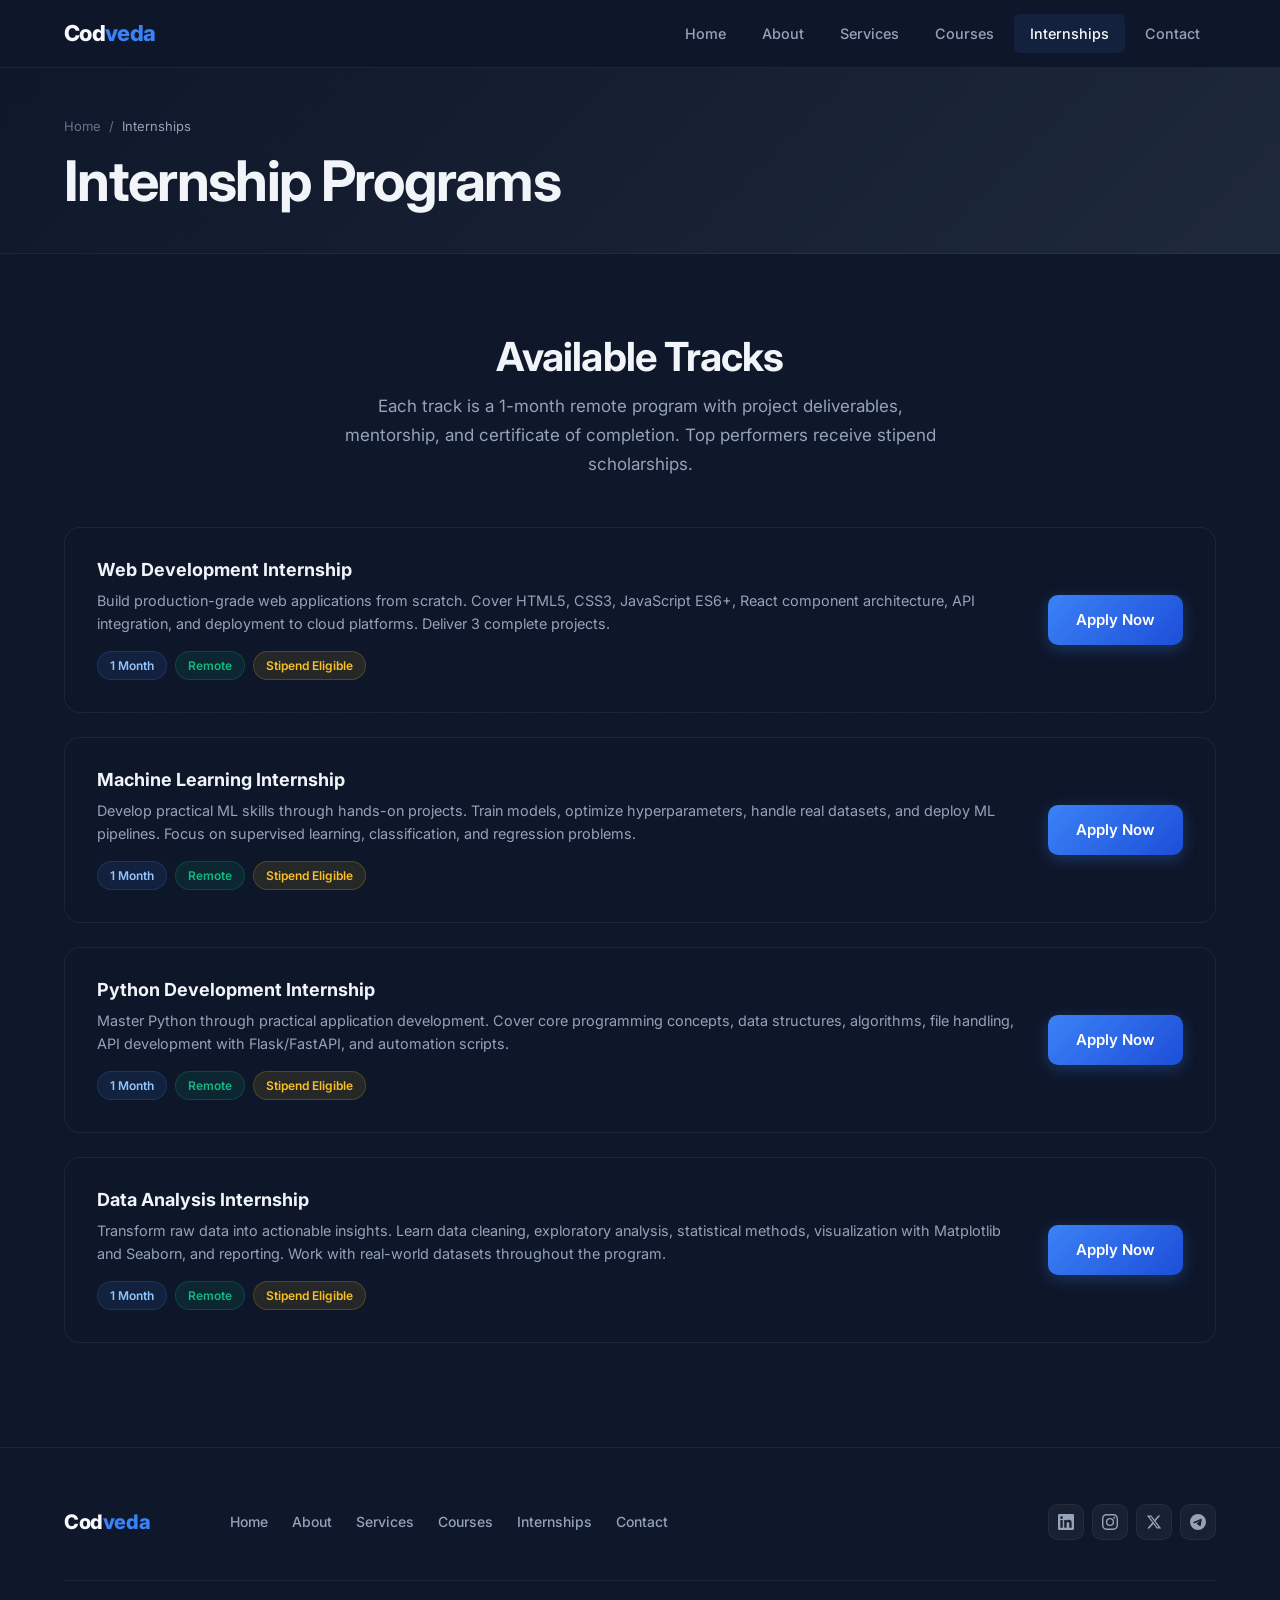
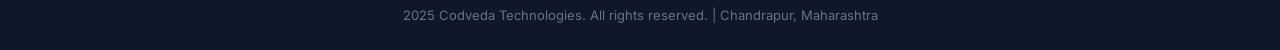
<file: internships.html>
<!DOCTYPE html>
<html lang="en">
<head>
  <meta charset="UTF-8">
  <meta name="viewport" content="width=device-width, initial-scale=1.0">
  <meta name="description" content="Apply for Codveda internship programs in Web Development, Machine Learning, Python, and Data Analysis. Remote, 1-month programs with stipend opportunities.">
  <title>Internships | Codveda Technologies</title>
  <link rel="icon" type="image/svg+xml" href="data:image/svg+xml,%3Csvg xmlns='http://www.w3.org/2000/svg' viewBox='0 0 32 32'%3E%3Crect width='32' height='32' rx='8' fill='%230f172a'/%3E%3Ctext x='6' y='24' font-family='Inter,system-ui,sans-serif' font-size='22' font-weight='800' fill='%233b82f6'%3EC%3C/text%3E%3C/svg%3E">
  <link rel="preconnect" href="https://fonts.googleapis.com">
  <link rel="preconnect" href="https://fonts.gstatic.com" crossorigin>
  <link href="https://fonts.googleapis.com/css2?family=Inter:wght@400;500;600;700;800&display=swap" rel="stylesheet">
  <link rel="stylesheet" href="styles/styles.css">
</head>
<body>
  <a href="#main-content" class="sr-only">Skip to main content</a>

  <header class="site-header" role="banner">
    <div class="container nav-container">
      <a href="index.html" class="nav-logo" aria-label="Codveda Technologies home">Cod<span>veda</span></a>
      <nav class="nav-links" role="navigation" aria-label="Main navigation">
        <a href="index.html">Home</a>
        <a href="about.html">About</a>
        <a href="services.html">Services</a>
        <a href="courses.html">Courses</a>
        <a href="internships.html" class="active">Internships</a>
        <a href="contact.html">Contact</a>
      </nav>
      <button class="hamburger" id="hamburger" aria-label="Open navigation menu" aria-expanded="false" aria-controls="mobile-menu">
        <span></span><span></span><span></span>
      </button>
    </div>
    <div class="mobile-overlay" id="mobile-overlay"></div>
    <nav class="mobile-menu" id="mobile-menu" role="navigation" aria-label="Mobile navigation">
      <a href="index.html">Home</a>
      <a href="about.html">About</a>
      <a href="services.html">Services</a>
      <a href="courses.html">Courses</a>
      <a href="internships.html" class="active">Internships</a>
      <a href="contact.html">Contact</a>
    </nav>
  </header>

  <main id="main-content">
    <section class="page-hero">
      <div class="container">
        <nav class="breadcrumb" aria-label="Breadcrumb">
          <a href="index.html">Home</a>
          <span class="separator" aria-hidden="true">/</span>
          <span class="current" aria-current="page">Internships</span>
        </nav>
        <h1>Internship Programs</h1>
      </div>
    </section>

    <!-- Tracks -->
    <section class="section" aria-labelledby="tracks-heading">
      <div class="container">
        <h2 id="tracks-heading" class="text-center reveal">Available Tracks</h2>
        <p class="section-subtitle text-center reveal reveal-delay-1">Each track is a 1-month remote program with project deliverables, mentorship, and certificate of completion. Top performers receive stipend scholarships.</p>

        <div style="margin-top:3rem;">
          <div class="track-card reveal reveal-delay-1">
            <div class="track-info">
              <h3>Web Development Internship</h3>
              <p>Build production-grade web applications from scratch. Cover HTML5, CSS3, JavaScript ES6+, React component architecture, API integration, and deployment to cloud platforms. Deliver 3 complete projects.</p>
              <div class="track-badges">
                <span class="track-badge badge-duration">1 Month</span>
                <span class="track-badge badge-remote">Remote</span>
                <span class="track-badge badge-stipend">Stipend Eligible</span>
              </div>
            </div>
            <div class="track-cta">
              <a href="contact.html" class="btn btn-primary">Apply Now</a>
            </div>
          </div>

          <div class="track-card reveal reveal-delay-2">
            <div class="track-info">
              <h3>Machine Learning Internship</h3>
              <p>Develop practical ML skills through hands-on projects. Train models, optimize hyperparameters, handle real datasets, and deploy ML pipelines. Focus on supervised learning, classification, and regression problems.</p>
              <div class="track-badges">
                <span class="track-badge badge-duration">1 Month</span>
                <span class="track-badge badge-remote">Remote</span>
                <span class="track-badge badge-stipend">Stipend Eligible</span>
              </div>
            </div>
            <div class="track-cta">
              <a href="contact.html" class="btn btn-primary">Apply Now</a>
            </div>
          </div>

          <div class="track-card reveal reveal-delay-3">
            <div class="track-info">
              <h3>Python Development Internship</h3>
              <p>Master Python through practical application development. Cover core programming concepts, data structures, algorithms, file handling, API development with Flask/FastAPI, and automation scripts.</p>
              <div class="track-badges">
                <span class="track-badge badge-duration">1 Month</span>
                <span class="track-badge badge-remote">Remote</span>
                <span class="track-badge badge-stipend">Stipend Eligible</span>
              </div>
            </div>
            <div class="track-cta">
              <a href="contact.html" class="btn btn-primary">Apply Now</a>
            </div>
          </div>

          <div class="track-card reveal reveal-delay-4">
            <div class="track-info">
              <h3>Data Analysis Internship</h3>
              <p>Transform raw data into actionable insights. Learn data cleaning, exploratory analysis, statistical methods, visualization with Matplotlib and Seaborn, and reporting. Work with real-world datasets throughout the program.</p>
              <div class="track-badges">
                <span class="track-badge badge-duration">1 Month</span>
                <span class="track-badge badge-remote">Remote</span>
                <span class="track-badge badge-stipend">Stipend Eligible</span>
              </div>
            </div>
            <div class="track-cta">
              <a href="contact.html" class="btn btn-primary">Apply Now</a>
            </div>
          </div>
        </div>
      </div>
    </section>
  </main>

  <footer class="site-footer" role="contentinfo">
    <div class="container">
      <div class="footer-content">
        <div class="footer-logo">Cod<span>veda</span></div>
        <nav class="footer-links" aria-label="Footer navigation">
          <a href="index.html">Home</a>
          <a href="about.html">About</a>
          <a href="services.html">Services</a>
          <a href="courses.html">Courses</a>
          <a href="internships.html">Internships</a>
          <a href="contact.html">Contact</a>
        </nav>
        <div class="footer-social">
          <a href="https://www.linkedin.com/company/codveda-technologies/" aria-label="LinkedIn" target="_blank" rel="noopener noreferrer"><svg xmlns="http://www.w3.org/2000/svg" viewBox="0 0 24 24" fill="currentColor"><path d="M20.447 20.452h-3.554v-5.569c0-1.328-.027-3.037-1.852-3.037-1.853 0-2.136 1.445-2.136 2.939v5.667H9.351V9h3.414v1.561h.046c.477-.9 1.637-1.85 3.37-1.85 3.601 0 4.267 2.37 4.267 5.455v6.286zM5.337 7.433a2.062 2.062 0 01-2.063-2.065 2.064 2.064 0 112.063 2.065zm1.782 13.019H3.555V9h3.564v11.452zM22.225 0H1.771C.792 0 0 .774 0 1.729v20.542C0 23.227.792 24 1.771 24h20.451C23.2 24 24 23.227 24 22.271V1.729C24 .774 23.2 0 22.222 0h.003z"/></svg></a>
          <a href="https://www.instagram.com/codveda/" aria-label="Instagram" target="_blank" rel="noopener noreferrer"><svg xmlns="http://www.w3.org/2000/svg" viewBox="0 0 24 24" fill="currentColor"><path d="M12 2.163c3.204 0 3.584.012 4.85.07 3.252.148 4.771 1.691 4.919 4.919.058 1.265.069 1.645.069 4.849 0 3.205-.012 3.584-.069 4.849-.149 3.225-1.664 4.771-4.919 4.919-1.266.058-1.644.07-4.85.07-3.204 0-3.584-.012-4.849-.07-3.26-.149-4.771-1.699-4.919-4.92-.058-1.265-.07-1.644-.07-4.849 0-3.204.013-3.583.07-4.849.149-3.227 1.664-4.771 4.919-4.919 1.266-.057 1.645-.069 4.849-.069zM12 0C8.741 0 8.333.014 7.053.072 2.695.272.273 2.69.073 7.052.014 8.333 0 8.741 0 12c0 3.259.014 3.668.072 4.948.2 4.358 2.618 6.78 6.98 6.98C8.333 23.986 8.741 24 12 24c3.259 0 3.668-.014 4.948-.072 4.354-.2 6.782-2.618 6.979-6.98.059-1.28.073-1.689.073-4.948 0-3.259-.014-3.667-.072-4.947-.196-4.354-2.617-6.78-6.979-6.98C15.668.014 15.259 0 12 0zm0 5.838a6.162 6.162 0 100 12.324 6.162 6.162 0 000-12.324zM12 16a4 4 0 110-8 4 4 0 010 8zm6.406-11.845a1.44 1.44 0 100 2.881 1.44 1.44 0 000-2.881z"/></svg></a>
          <a href="https://x.com/codveda" aria-label="X (Twitter)" target="_blank" rel="noopener noreferrer"><svg xmlns="http://www.w3.org/2000/svg" viewBox="0 0 24 24" fill="currentColor"><path d="M18.244 2.25h3.308l-7.227 8.26 8.502 11.24H16.17l-5.214-6.817L4.99 21.75H1.68l7.73-8.835L1.254 2.25H8.08l4.713 6.231zm-1.161 17.52h1.833L7.084 4.126H5.117z"/></svg></a>
          <a href="https://t.me/codveda" aria-label="Telegram" target="_blank" rel="noopener noreferrer"><svg xmlns="http://www.w3.org/2000/svg" viewBox="0 0 24 24" fill="currentColor"><path d="M11.944 0A12 12 0 000 12a12 12 0 0012 12 12 12 0 0012-12A12 12 0 0012 0a12 12 0 00-.056 0zm4.962 7.224c.1-.002.321.023.465.14a.506.506 0 01.171.325c.016.093.036.306.02.472-.18 1.898-.962 6.502-1.36 8.627-.168.9-.499 1.201-.82 1.23-.696.065-1.225-.46-1.9-.902-1.056-.693-1.653-1.124-2.678-1.8-1.185-.78-.417-1.21.258-1.91.177-.184 3.247-2.977 3.307-3.23.007-.032.014-.15-.056-.212s-.174-.041-.249-.024c-.106.024-1.793 1.14-5.061 3.345-.479.33-.913.49-1.302.48-.428-.008-1.252-.241-1.865-.44-.752-.245-1.349-.374-1.297-.789.027-.216.325-.437.893-.663 3.498-1.524 5.83-2.529 6.998-3.014 3.332-1.386 4.025-1.627 4.476-1.635z"/></svg></a>
        </div>
      </div>
      <div class="footer-bottom">
        <p>2025 Codveda Technologies. All rights reserved. | Chandrapur, Maharashtra</p>
      </div>
    </div>
  </footer>

  <script src="scripts/navigation.js"></script>
  <script src="scripts/animations.js"></script>
</body>
</html>
</file>
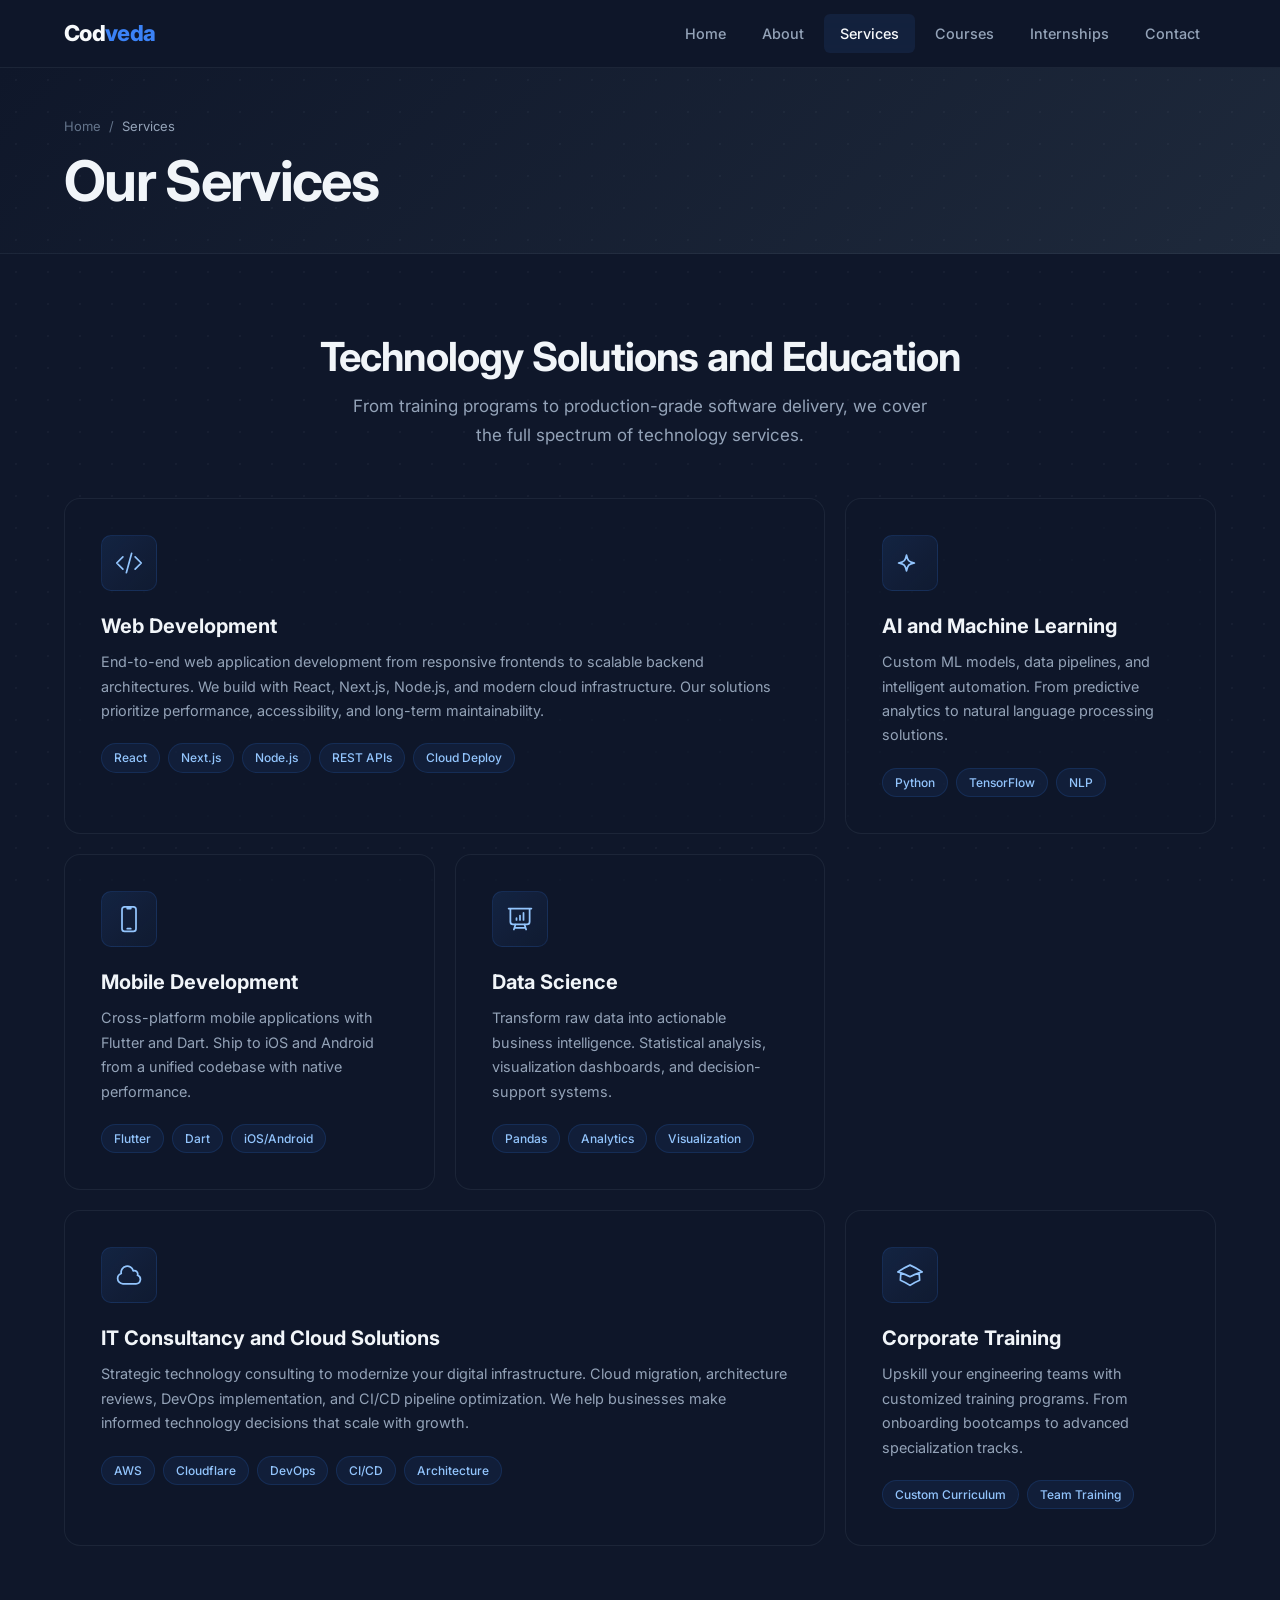
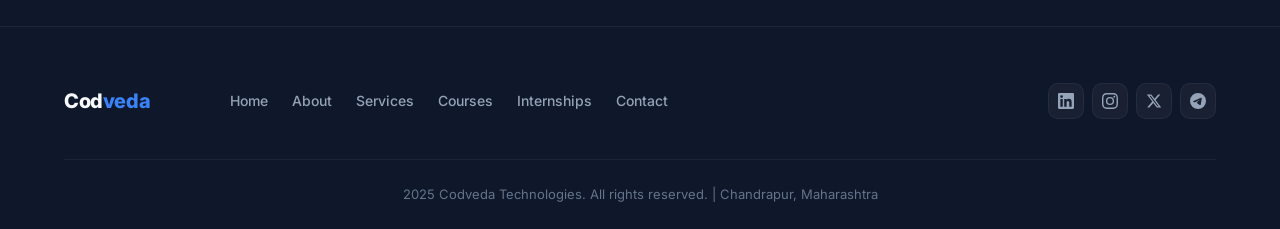
<file: services.html>
<!DOCTYPE html>
<html lang="en">
<head>
  <meta charset="UTF-8">
  <meta name="viewport" content="width=device-width, initial-scale=1.0">
  <meta name="description" content="Codveda Technologies services: Web Development, AI/ML, Mobile Development, IT Consultancy, Data Science, and Cloud Solutions.">
  <title>Services | Codveda Technologies</title>
  <link rel="icon" type="image/svg+xml" href="data:image/svg+xml,%3Csvg xmlns='http://www.w3.org/2000/svg' viewBox='0 0 32 32'%3E%3Crect width='32' height='32' rx='8' fill='%230f172a'/%3E%3Ctext x='6' y='24' font-family='Inter,system-ui,sans-serif' font-size='22' font-weight='800' fill='%233b82f6'%3EC%3C/text%3E%3C/svg%3E">
  <link rel="preconnect" href="https://fonts.googleapis.com">
  <link rel="preconnect" href="https://fonts.gstatic.com" crossorigin>
  <link href="https://fonts.googleapis.com/css2?family=Inter:wght@400;500;600;700;800&display=swap" rel="stylesheet">
  <link rel="stylesheet" href="styles/styles.css">
</head>
<body>
  <a href="#main-content" class="sr-only">Skip to main content</a>

  <header class="site-header" role="banner">
    <div class="container nav-container">
      <a href="index.html" class="nav-logo" aria-label="Codveda Technologies home">Cod<span>veda</span></a>
      <nav class="nav-links" role="navigation" aria-label="Main navigation">
        <a href="index.html">Home</a>
        <a href="about.html">About</a>
        <a href="services.html" class="active">Services</a>
        <a href="courses.html">Courses</a>
        <a href="internships.html">Internships</a>
        <a href="contact.html">Contact</a>
      </nav>
      <button class="hamburger" id="hamburger" aria-label="Open navigation menu" aria-expanded="false" aria-controls="mobile-menu">
        <span></span><span></span><span></span>
      </button>
    </div>
    <div class="mobile-overlay" id="mobile-overlay"></div>
    <nav class="mobile-menu" id="mobile-menu" role="navigation" aria-label="Mobile navigation">
      <a href="index.html">Home</a>
      <a href="about.html">About</a>
      <a href="services.html" class="active">Services</a>
      <a href="courses.html">Courses</a>
      <a href="internships.html">Internships</a>
      <a href="contact.html">Contact</a>
    </nav>
  </header>

  <main id="main-content">
    <section class="page-hero">
      <div class="container">
        <nav class="breadcrumb" aria-label="Breadcrumb">
          <a href="index.html">Home</a>
          <span class="separator" aria-hidden="true">/</span>
          <span class="current" aria-current="page">Services</span>
        </nav>
        <h1>Our Services</h1>
      </div>
    </section>

    <section class="section" aria-labelledby="services-main-heading">
      <div class="container">
        <h2 id="services-main-heading" class="text-center reveal">Technology Solutions and Education</h2>
        <p class="section-subtitle text-center reveal reveal-delay-1">From training programs to production-grade software delivery, we cover the full spectrum of technology services.</p>

        <div class="bento-grid">
          <div class="bento-card bento-large reveal reveal-delay-1" style="--card-accent: var(--color-primary);">
            <div class="bento-icon">
              <svg xmlns="http://www.w3.org/2000/svg" fill="none" viewBox="0 0 24 24" stroke-width="1.5" stroke="currentColor">
                <path stroke-linecap="round" stroke-linejoin="round" d="M17.25 6.75L22.5 12l-5.25 5.25m-10.5 0L1.5 12l5.25-5.25m7.5-3l-4.5 16.5"/>
              </svg>
            </div>
            <h3>Web Development</h3>
            <p>End-to-end web application development from responsive frontends to scalable backend architectures. We build with React, Next.js, Node.js, and modern cloud infrastructure. Our solutions prioritize performance, accessibility, and long-term maintainability.</p>
            <div class="bento-tags">
              <span class="bento-tag">React</span>
              <span class="bento-tag">Next.js</span>
              <span class="bento-tag">Node.js</span>
              <span class="bento-tag">REST APIs</span>
              <span class="bento-tag">Cloud Deploy</span>
            </div>
          </div>

          <div class="bento-card reveal reveal-delay-2" style="--card-accent: var(--color-accent-gold);">
            <div class="bento-icon">
              <svg xmlns="http://www.w3.org/2000/svg" fill="none" viewBox="0 0 24 24" stroke-width="1.5" stroke="currentColor">
                <path stroke-linecap="round" stroke-linejoin="round" d="M9.813 15.904L9 18.75l-.813-2.846a4.5 4.5 0 00-3.09-3.09L2.25 12l2.846-.813a4.5 4.5 0 003.09-3.09L9 5.25l.813 2.846a4.5 4.5 0 003.09 3.09L15.75 12l-2.846.813a4.5 4.5 0 00-3.09 3.09z"/>
              </svg>
            </div>
            <h3>AI and Machine Learning</h3>
            <p>Custom ML models, data pipelines, and intelligent automation. From predictive analytics to natural language processing solutions.</p>
            <div class="bento-tags">
              <span class="bento-tag">Python</span>
              <span class="bento-tag">TensorFlow</span>
              <span class="bento-tag">NLP</span>
            </div>
          </div>

          <div class="bento-card reveal reveal-delay-3" style="--card-accent: var(--color-success);">
            <div class="bento-icon">
              <svg xmlns="http://www.w3.org/2000/svg" fill="none" viewBox="0 0 24 24" stroke-width="1.5" stroke="currentColor">
                <path stroke-linecap="round" stroke-linejoin="round" d="M10.5 1.5H8.25A2.25 2.25 0 006 3.75v16.5a2.25 2.25 0 002.25 2.25h7.5A2.25 2.25 0 0018 20.25V3.75a2.25 2.25 0 00-2.25-2.25H13.5m-3 0V3h3V1.5m-3 0h3m-3 18.75h3"/>
              </svg>
            </div>
            <h3>Mobile Development</h3>
            <p>Cross-platform mobile applications with Flutter and Dart. Ship to iOS and Android from a unified codebase with native performance.</p>
            <div class="bento-tags">
              <span class="bento-tag">Flutter</span>
              <span class="bento-tag">Dart</span>
              <span class="bento-tag">iOS/Android</span>
            </div>
          </div>

          <div class="bento-card reveal reveal-delay-2" style="--card-accent: var(--color-accent-red);">
            <div class="bento-icon">
              <svg xmlns="http://www.w3.org/2000/svg" fill="none" viewBox="0 0 24 24" stroke-width="1.5" stroke="currentColor">
                <path stroke-linecap="round" stroke-linejoin="round" d="M3.75 3v11.25A2.25 2.25 0 006 16.5h2.25M3.75 3h-1.5m1.5 0h16.5m0 0h1.5m-1.5 0v11.25A2.25 2.25 0 0118 16.5h-2.25m-7.5 0h7.5m-7.5 0l-1 3m8.5-3l1 3m0 0l.5 1.5m-.5-1.5h-9.5m0 0l-.5 1.5M9 11.25v1.5M12 9v3.75m3-6v6"/>
              </svg>
            </div>
            <h3>Data Science</h3>
            <p>Transform raw data into actionable business intelligence. Statistical analysis, visualization dashboards, and decision-support systems.</p>
            <div class="bento-tags">
              <span class="bento-tag">Pandas</span>
              <span class="bento-tag">Analytics</span>
              <span class="bento-tag">Visualization</span>
            </div>
          </div>

          <div class="bento-card bento-large reveal reveal-delay-3" style="--card-accent: #8b5cf6;">
            <div class="bento-icon">
              <svg xmlns="http://www.w3.org/2000/svg" fill="none" viewBox="0 0 24 24" stroke-width="1.5" stroke="currentColor">
                <path stroke-linecap="round" stroke-linejoin="round" d="M2.25 15a4.5 4.5 0 004.5 4.5H18a3.75 3.75 0 001.332-7.257 3 3 0 00-3.758-3.848 5.25 5.25 0 00-10.233 2.33A4.502 4.502 0 002.25 15z"/>
              </svg>
            </div>
            <h3>IT Consultancy and Cloud Solutions</h3>
            <p>Strategic technology consulting to modernize your digital infrastructure. Cloud migration, architecture reviews, DevOps implementation, and CI/CD pipeline optimization. We help businesses make informed technology decisions that scale with growth.</p>
            <div class="bento-tags">
              <span class="bento-tag">AWS</span>
              <span class="bento-tag">Cloudflare</span>
              <span class="bento-tag">DevOps</span>
              <span class="bento-tag">CI/CD</span>
              <span class="bento-tag">Architecture</span>
            </div>
          </div>

          <div class="bento-card reveal reveal-delay-4" style="--card-accent: var(--color-accent-gold);">
            <div class="bento-icon">
              <svg xmlns="http://www.w3.org/2000/svg" fill="none" viewBox="0 0 24 24" stroke-width="1.5" stroke="currentColor">
                <path stroke-linecap="round" stroke-linejoin="round" d="M4.26 10.147a60.436 60.436 0 00-.491 6.347A48.627 48.627 0 0112 20.904a48.627 48.627 0 018.232-4.41 60.46 60.46 0 00-.491-6.347m-15.482 0a50.57 50.57 0 00-2.658-.813A59.905 59.905 0 0112 3.493a59.902 59.902 0 0110.399 5.84c-.896.248-1.783.52-2.658.814m-15.482 0A50.697 50.697 0 0112 13.489a50.702 50.702 0 017.74-3.342"/>
              </svg>
            </div>
            <h3>Corporate Training</h3>
            <p>Upskill your engineering teams with customized training programs. From onboarding bootcamps to advanced specialization tracks.</p>
            <div class="bento-tags">
              <span class="bento-tag">Custom Curriculum</span>
              <span class="bento-tag">Team Training</span>
            </div>
          </div>
        </div>
      </div>
    </section>
  </main>

  <footer class="site-footer" role="contentinfo">
    <div class="container">
      <div class="footer-content">
        <div class="footer-logo">Cod<span>veda</span></div>
        <nav class="footer-links" aria-label="Footer navigation">
          <a href="index.html">Home</a>
          <a href="about.html">About</a>
          <a href="services.html">Services</a>
          <a href="courses.html">Courses</a>
          <a href="internships.html">Internships</a>
          <a href="contact.html">Contact</a>
        </nav>
        <div class="footer-social">
          <a href="https://www.linkedin.com/company/codveda-technologies/" aria-label="LinkedIn" target="_blank" rel="noopener noreferrer"><svg xmlns="http://www.w3.org/2000/svg" viewBox="0 0 24 24" fill="currentColor"><path d="M20.447 20.452h-3.554v-5.569c0-1.328-.027-3.037-1.852-3.037-1.853 0-2.136 1.445-2.136 2.939v5.667H9.351V9h3.414v1.561h.046c.477-.9 1.637-1.85 3.37-1.85 3.601 0 4.267 2.37 4.267 5.455v6.286zM5.337 7.433a2.062 2.062 0 01-2.063-2.065 2.064 2.064 0 112.063 2.065zm1.782 13.019H3.555V9h3.564v11.452zM22.225 0H1.771C.792 0 0 .774 0 1.729v20.542C0 23.227.792 24 1.771 24h20.451C23.2 24 24 23.227 24 22.271V1.729C24 .774 23.2 0 22.222 0h.003z"/></svg></a>
          <a href="https://www.instagram.com/codveda/" aria-label="Instagram" target="_blank" rel="noopener noreferrer"><svg xmlns="http://www.w3.org/2000/svg" viewBox="0 0 24 24" fill="currentColor"><path d="M12 2.163c3.204 0 3.584.012 4.85.07 3.252.148 4.771 1.691 4.919 4.919.058 1.265.069 1.645.069 4.849 0 3.205-.012 3.584-.069 4.849-.149 3.225-1.664 4.771-4.919 4.919-1.266.058-1.644.07-4.85.07-3.204 0-3.584-.012-4.849-.07-3.26-.149-4.771-1.699-4.919-4.92-.058-1.265-.07-1.644-.07-4.849 0-3.204.013-3.583.07-4.849.149-3.227 1.664-4.771 4.919-4.919 1.266-.057 1.645-.069 4.849-.069zM12 0C8.741 0 8.333.014 7.053.072 2.695.272.273 2.69.073 7.052.014 8.333 0 8.741 0 12c0 3.259.014 3.668.072 4.948.2 4.358 2.618 6.78 6.98 6.98C8.333 23.986 8.741 24 12 24c3.259 0 3.668-.014 4.948-.072 4.354-.2 6.782-2.618 6.979-6.98.059-1.28.073-1.689.073-4.948 0-3.259-.014-3.667-.072-4.947-.196-4.354-2.617-6.78-6.979-6.98C15.668.014 15.259 0 12 0zm0 5.838a6.162 6.162 0 100 12.324 6.162 6.162 0 000-12.324zM12 16a4 4 0 110-8 4 4 0 010 8zm6.406-11.845a1.44 1.44 0 100 2.881 1.44 1.44 0 000-2.881z"/></svg></a>
          <a href="https://x.com/codveda" aria-label="X (Twitter)" target="_blank" rel="noopener noreferrer"><svg xmlns="http://www.w3.org/2000/svg" viewBox="0 0 24 24" fill="currentColor"><path d="M18.244 2.25h3.308l-7.227 8.26 8.502 11.24H16.17l-5.214-6.817L4.99 21.75H1.68l7.73-8.835L1.254 2.25H8.08l4.713 6.231zm-1.161 17.52h1.833L7.084 4.126H5.117z"/></svg></a>
          <a href="https://t.me/codveda" aria-label="Telegram" target="_blank" rel="noopener noreferrer"><svg xmlns="http://www.w3.org/2000/svg" viewBox="0 0 24 24" fill="currentColor"><path d="M11.944 0A12 12 0 000 12a12 12 0 0012 12 12 12 0 0012-12A12 12 0 0012 0a12 12 0 00-.056 0zm4.962 7.224c.1-.002.321.023.465.14a.506.506 0 01.171.325c.016.093.036.306.02.472-.18 1.898-.962 6.502-1.36 8.627-.168.9-.499 1.201-.82 1.23-.696.065-1.225-.46-1.9-.902-1.056-.693-1.653-1.124-2.678-1.8-1.185-.78-.417-1.21.258-1.91.177-.184 3.247-2.977 3.307-3.23.007-.032.014-.15-.056-.212s-.174-.041-.249-.024c-.106.024-1.793 1.14-5.061 3.345-.479.33-.913.49-1.302.48-.428-.008-1.252-.241-1.865-.44-.752-.245-1.349-.374-1.297-.789.027-.216.325-.437.893-.663 3.498-1.524 5.83-2.529 6.998-3.014 3.332-1.386 4.025-1.627 4.476-1.635z"/></svg></a>
        </div>
      </div>
      <div class="footer-bottom">
        <p>2025 Codveda Technologies. All rights reserved. | Chandrapur, Maharashtra</p>
      </div>
    </div>
  </footer>

  <script src="scripts/navigation.js"></script>
  <script src="scripts/animations.js"></script>
</body>
</html>
</file>
<file: styles/styles.css>
/* ============================================
   Codveda Static Site — Complete Design System
   Diagonal gradient mesh + dot grid overlay
   Glass-morphism cards, animated sections
   ============================================ */

/* --- CSS Custom Properties --- */
:root {
  --color-primary: #3b82f6;
  --color-primary-deep: #1d4ed8;
  --color-primary-light: #93c5fd;
  --color-primary-glow: rgba(59, 130, 246, 0.3);
  --color-navy: #0f172a;
  --color-navy-mid: #1e293b;
  --color-navy-light: #334155;
  --color-surface: #0f172a;
  --color-surface-elevated: rgba(30, 41, 59, 0.6);
  --color-white: #f8fafc;
  --color-text-primary: #f1f5f9;
  --color-text-secondary: #94a3b8;
  --color-text-muted: #64748b;
  --color-border: rgba(148, 163, 184, 0.12);
  --color-border-glow: rgba(59, 130, 246, 0.2);
  --color-accent-gold: #fbbf24;
  --color-accent-red: #ef4444;
  --color-success: #10b981;

  --font-heading: 'Inter', system-ui, -apple-system, sans-serif;
  --font-body: 'Inter', system-ui, -apple-system, sans-serif;

  --radius-sm: 6px;
  --radius-md: 10px;
  --radius-lg: 16px;
  --radius-xl: 24px;

  --shadow-card: 0 4px 16px rgba(0, 0, 0, 0.2);
  --shadow-elevated: 0 12px 40px rgba(0, 0, 0, 0.3);
  --shadow-glow: 0 0 30px rgba(59, 130, 246, 0.15);

  --transition-base: 200ms ease;
  --transition-smooth: 350ms cubic-bezier(0.4, 0, 0.2, 1);
  --transition-spring: 500ms cubic-bezier(0.34, 1.56, 0.64, 1);

  --container-max: 1200px;
  --container-padding: 1.5rem;

  --glass-bg: rgba(15, 23, 42, 0.7);
  --glass-border: rgba(148, 163, 184, 0.1);
  --glass-blur: blur(12px);
}

/* --- Reset --- */
*, *::before, *::after {
  box-sizing: border-box;
  margin: 0;
  padding: 0;
}

html {
  scroll-behavior: smooth;
  -webkit-text-size-adjust: 100%;
}

body {
  font-family: var(--font-body);
  font-size: 1rem;
  line-height: 1.6;
  color: var(--color-text-primary);
  background-color: var(--color-navy);
  -webkit-font-smoothing: antialiased;
  -moz-osx-font-smoothing: grayscale;
  overflow-x: hidden;
}

/* Dot grid pattern overlay on body */
body::before {
  content: '';
  position: fixed;
  inset: 0;
  background-image: radial-gradient(circle, rgba(148, 163, 184, 0.06) 1px, transparent 1px);
  background-size: 32px 32px;
  pointer-events: none;
  z-index: 0;
}

img {
  max-width: 100%;
  height: auto;
  display: block;
}

a {
  color: var(--color-primary-light);
  text-decoration: none;
  transition: color var(--transition-base);
}

a:hover {
  color: var(--color-primary);
}

a:focus-visible {
  outline: 2px solid var(--color-primary);
  outline-offset: 2px;
  border-radius: var(--radius-sm);
}

button {
  cursor: pointer;
  font-family: inherit;
  font-size: inherit;
  border: none;
  background: none;
}

button:focus-visible {
  outline: 2px solid var(--color-primary);
  outline-offset: 2px;
  border-radius: var(--radius-sm);
}

ul, ol { list-style: none; }

/* --- Typography --- */
h1, h2, h3, h4, h5, h6 {
  font-family: var(--font-heading);
  font-weight: 700;
  line-height: 1.15;
  color: var(--color-text-primary);
}

h1 { font-size: clamp(2rem, 5vw, 3.5rem); letter-spacing: -0.03em; }
h2 { font-size: clamp(1.5rem, 3.5vw, 2.5rem); letter-spacing: -0.02em; }
h3 { font-size: clamp(1.125rem, 2vw, 1.5rem); }
h4 { font-size: 1.125rem; }

/* --- Utility Classes --- */
.container {
  position: relative;
  width: 100%;
  max-width: var(--container-max);
  margin-inline: auto;
  padding-inline: var(--container-padding);
  z-index: 1;
}

.sr-only {
  position: absolute;
  width: 1px;
  height: 1px;
  padding: 0;
  margin: -1px;
  overflow: hidden;
  clip: rect(0, 0, 0, 0);
  white-space: nowrap;
  border: 0;
}

.text-center { text-align: center; }
.text-muted { color: var(--color-text-secondary); }

.section-subtitle {
  color: var(--color-text-secondary);
  font-size: 1.0625rem;
  max-width: 600px;
  margin: 0.75rem auto 0;
  line-height: 1.7;
}

/* Gradient text utility */
.gradient-text {
  background: linear-gradient(135deg, var(--color-primary-light), var(--color-primary), var(--color-accent-gold));
  -webkit-background-clip: text;
  -webkit-text-fill-color: transparent;
  background-clip: text;
}

/* --- Buttons --- */
.btn {
  display: inline-flex;
  align-items: center;
  justify-content: center;
  gap: 0.5rem;
  padding: 0.8rem 1.75rem;
  font-weight: 600;
  font-size: 0.9375rem;
  border-radius: var(--radius-md);
  transition: all var(--transition-smooth);
  position: relative;
  overflow: hidden;
}

.btn::after {
  content: '';
  position: absolute;
  inset: 0;
  background: linear-gradient(135deg, rgba(255,255,255,0.1), transparent);
  opacity: 0;
  transition: opacity var(--transition-base);
}

.btn:hover::after { opacity: 1; }
.btn:active { transform: scale(0.96); }

.btn-primary {
  background: linear-gradient(135deg, var(--color-primary), var(--color-primary-deep));
  color: #fff;
  box-shadow: 0 4px 15px rgba(59, 130, 246, 0.3);
}

.btn-primary:hover {
  box-shadow: 0 6px 25px rgba(59, 130, 246, 0.45);
  transform: translateY(-2px);
  color: #fff;
}

.btn-outline {
  border: 1.5px solid rgba(255, 255, 255, 0.3);
  color: var(--color-white);
  backdrop-filter: blur(4px);
}

.btn-outline:hover {
  border-color: var(--color-primary-light);
  background: rgba(59, 130, 246, 0.1);
  color: var(--color-white);
  transform: translateY(-2px);
}

.btn-gold {
  background: linear-gradient(135deg, var(--color-accent-gold), #f59e0b);
  color: var(--color-navy);
  font-weight: 700;
  box-shadow: 0 4px 15px rgba(251, 191, 36, 0.3);
}

.btn-gold:hover {
  box-shadow: 0 6px 25px rgba(251, 191, 36, 0.45);
  transform: translateY(-2px);
}

/* --- Section Base --- */
.section {
  position: relative;
  padding: 5rem 0;
}

.section-dark {
  background: linear-gradient(180deg, var(--color-navy) 0%, var(--color-navy-mid) 100%);
}

.section-alt {
  background: linear-gradient(180deg, var(--color-navy-mid) 0%, var(--color-navy) 100%);
}

/* --- Wave Section Divider --- */
.wave-divider {
  position: relative;
  width: 100%;
  overflow: hidden;
  line-height: 0;
}

.wave-divider svg {
  display: block;
  width: 100%;
  height: 60px;
}

.wave-divider.flip { transform: rotate(180deg); }

/* --- Navigation --- */
.site-header {
  position: sticky;
  top: 0;
  z-index: 100;
  background: rgba(15, 23, 42, 0.85);
  backdrop-filter: blur(16px);
  -webkit-backdrop-filter: blur(16px);
  border-bottom: 1px solid var(--glass-border);
}

.nav-container {
  display: flex;
  align-items: center;
  justify-content: space-between;
  padding-block: 0.875rem;
}

.nav-logo {
  font-size: 1.375rem;
  font-weight: 800;
  color: var(--color-white);
  letter-spacing: -0.03em;
}

.nav-logo:hover { color: var(--color-white); }
.nav-logo span { color: var(--color-primary); }

.nav-links {
  display: none;
  gap: 0.25rem;
}

.nav-links a {
  padding: 0.5rem 1rem;
  color: var(--color-text-secondary);
  font-size: 0.9rem;
  font-weight: 500;
  border-radius: var(--radius-sm);
  transition: all var(--transition-base);
}

.nav-links a:hover,
.nav-links a.active {
  color: var(--color-white);
  background: rgba(59, 130, 246, 0.1);
}

@media (min-width: 768px) {
  .nav-links { display: flex; }
  .hamburger { display: none !important; }
}

/* --- Hamburger --- */
.hamburger {
  display: flex;
  flex-direction: column;
  justify-content: center;
  gap: 5px;
  width: 36px;
  height: 36px;
  padding: 6px;
  border-radius: var(--radius-sm);
  transition: background var(--transition-base);
}

.hamburger:hover { background: rgba(255, 255, 255, 0.05); }

.hamburger span {
  display: block;
  width: 100%;
  height: 2px;
  background-color: var(--color-white);
  border-radius: 2px;
  transition: transform var(--transition-smooth), opacity var(--transition-smooth);
}

.hamburger[aria-expanded="true"] span:nth-child(1) {
  transform: translateY(7px) rotate(45deg);
}
.hamburger[aria-expanded="true"] span:nth-child(2) { opacity: 0; }
.hamburger[aria-expanded="true"] span:nth-child(3) {
  transform: translateY(-7px) rotate(-45deg);
}

/* --- Mobile Menu --- */
.mobile-menu {
  position: fixed;
  top: 0;
  right: 0;
  width: min(320px, 85vw);
  height: 100vh;
  background: rgba(15, 23, 42, 0.95);
  backdrop-filter: blur(20px);
  -webkit-backdrop-filter: blur(20px);
  border-left: 1px solid var(--glass-border);
  padding: 5rem 1.5rem 2rem;
  transform: translateX(100%);
  transition: transform var(--transition-smooth);
  z-index: 200;
  overflow-y: auto;
}

.mobile-menu.open { transform: translateX(0); }

.mobile-menu a {
  display: block;
  padding: 1rem 1.25rem;
  color: var(--color-text-secondary);
  font-size: 1.0625rem;
  font-weight: 500;
  border-radius: var(--radius-md);
  transition: all var(--transition-base);
  margin-bottom: 0.25rem;
}

.mobile-menu a:hover,
.mobile-menu a.active {
  color: var(--color-white);
  background: rgba(59, 130, 246, 0.1);
}

.mobile-overlay {
  position: fixed;
  inset: 0;
  background: rgba(0, 0, 0, 0.6);
  backdrop-filter: blur(4px);
  z-index: 150;
  opacity: 0;
  pointer-events: none;
  transition: opacity var(--transition-smooth);
}

.mobile-overlay.open {
  opacity: 1;
  pointer-events: auto;
}

/* --- Hero Section --- */
.hero {
  position: relative;
  padding: 6rem 0 5rem;
  text-align: center;
  overflow: hidden;
  background: radial-gradient(ellipse at 30% 0%, rgba(59, 130, 246, 0.15) 0%, transparent 50%),
              radial-gradient(ellipse at 70% 100%, rgba(251, 191, 36, 0.08) 0%, transparent 40%),
              linear-gradient(135deg, #0f172a 0%, #1e293b 50%, #0f172a 100%);
}

/* Floating geometric shapes */
.hero::before {
  content: '';
  position: absolute;
  top: 10%;
  left: 5%;
  width: 300px;
  height: 300px;
  border-radius: 50%;
  background: radial-gradient(circle, rgba(59, 130, 246, 0.08), transparent 70%);
  animation: float-slow 8s ease-in-out infinite;
}

.hero::after {
  content: '';
  position: absolute;
  bottom: 10%;
  right: 8%;
  width: 200px;
  height: 200px;
  border: 1px solid rgba(59, 130, 246, 0.1);
  border-radius: 30% 70% 70% 30% / 30% 30% 70% 70%;
  animation: morph 10s ease-in-out infinite;
}

@keyframes float-slow {
  0%, 100% { transform: translate(0, 0) scale(1); }
  50% { transform: translate(20px, -30px) scale(1.05); }
}

@keyframes morph {
  0%, 100% { border-radius: 30% 70% 70% 30% / 30% 30% 70% 70%; transform: rotate(0deg); }
  50% { border-radius: 70% 30% 30% 70% / 70% 70% 30% 30%; transform: rotate(45deg); }
}

.hero-content {
  position: relative;
  z-index: 2;
}

.hero h1 {
  color: var(--color-white);
  margin-bottom: 1.25rem;
}

.hero h1 .highlight {
  background: linear-gradient(135deg, var(--color-primary-light), var(--color-accent-gold));
  -webkit-background-clip: text;
  -webkit-text-fill-color: transparent;
  background-clip: text;
}

.hero p {
  color: var(--color-text-secondary);
  font-size: clamp(1rem, 2vw, 1.25rem);
  max-width: 640px;
  margin-inline: auto;
  margin-bottom: 2.5rem;
  line-height: 1.7;
}

.hero-actions {
  display: flex;
  gap: 1rem;
  justify-content: center;
  flex-wrap: wrap;
}

.hero-badge {
  display: inline-flex;
  align-items: center;
  gap: 0.5rem;
  padding: 0.5rem 1rem;
  background: rgba(59, 130, 246, 0.1);
  border: 1px solid rgba(59, 130, 246, 0.2);
  border-radius: 100px;
  font-size: 0.8125rem;
  color: var(--color-primary-light);
  font-weight: 500;
  margin-bottom: 1.5rem;
}

.hero-badge::before {
  content: '';
  width: 6px;
  height: 6px;
  border-radius: 50%;
  background: var(--color-success);
  animation: pulse-dot 2s infinite;
}

@keyframes pulse-dot {
  0%, 100% { opacity: 1; transform: scale(1); }
  50% { opacity: 0.5; transform: scale(1.5); }
}

@media (min-width: 768px) {
  .hero { padding: 8rem 0 7rem; }
}

/* --- Stats Section --- */
.stats-section {
  position: relative;
  padding: 3.5rem 0;
  background: var(--color-navy-mid);
  border-top: 1px solid var(--glass-border);
  border-bottom: 1px solid var(--glass-border);
}

.stats-grid {
  display: grid;
  grid-template-columns: repeat(auto-fit, minmax(180px, 1fr));
  gap: 2rem;
  text-align: center;
}

.stat-item .stat-number {
  font-size: clamp(2rem, 4vw, 3rem);
  font-weight: 800;
  background: linear-gradient(135deg, var(--color-primary-light), var(--color-primary));
  -webkit-background-clip: text;
  -webkit-text-fill-color: transparent;
  background-clip: text;
  line-height: 1.2;
}

.stat-item .stat-label {
  color: var(--color-text-secondary);
  font-size: 0.875rem;
  margin-top: 0.25rem;
  font-weight: 500;
}

/* --- Glass Card --- */
.glass-card {
  background: var(--glass-bg);
  backdrop-filter: var(--glass-blur);
  -webkit-backdrop-filter: var(--glass-blur);
  border: 1px solid var(--glass-border);
  border-radius: var(--radius-lg);
  padding: 2rem;
  transition: all var(--transition-smooth);
}

.glass-card:hover {
  border-color: var(--color-border-glow);
  box-shadow: var(--shadow-glow);
  transform: translateY(-4px);
}

/* --- Services Grid --- */
.services-grid {
  display: grid;
  grid-template-columns: 1fr;
  gap: 1.5rem;
  margin-top: 3rem;
}

@media (min-width: 640px) {
  .services-grid { grid-template-columns: repeat(2, 1fr); }
}

@media (min-width: 1024px) {
  .services-grid { grid-template-columns: repeat(3, 1fr); }
}

.service-card {
  background: var(--glass-bg);
  backdrop-filter: var(--glass-blur);
  border: 1px solid var(--glass-border);
  border-radius: var(--radius-lg);
  padding: 2rem;
  transition: all var(--transition-smooth);
  position: relative;
  overflow: hidden;
}

.service-card::before {
  content: '';
  position: absolute;
  top: 0;
  left: 0;
  right: 0;
  height: 3px;
  background: linear-gradient(90deg, var(--color-primary), var(--color-primary-light));
  opacity: 0;
  transition: opacity var(--transition-smooth);
}

.service-card:hover {
  border-color: var(--color-border-glow);
  box-shadow: var(--shadow-glow);
  transform: translateY(-4px);
}

.service-card:hover::before { opacity: 1; }

.service-card .icon {
  width: 52px;
  height: 52px;
  background: linear-gradient(135deg, rgba(59, 130, 246, 0.15), rgba(59, 130, 246, 0.05));
  border: 1px solid rgba(59, 130, 246, 0.2);
  border-radius: var(--radius-md);
  display: flex;
  align-items: center;
  justify-content: center;
  margin-bottom: 1.5rem;
}

.service-card .icon svg {
  width: 24px;
  height: 24px;
  color: var(--color-primary-light);
}

.service-card h3 {
  margin-bottom: 0.75rem;
  font-size: 1.125rem;
}

.service-card p {
  color: var(--color-text-secondary);
  font-size: 0.9rem;
  line-height: 1.7;
}

.service-card .card-link {
  display: inline-flex;
  align-items: center;
  gap: 0.375rem;
  margin-top: 1.25rem;
  font-size: 0.875rem;
  font-weight: 600;
  color: var(--color-primary-light);
  transition: gap var(--transition-base);
}

.service-card:hover .card-link { gap: 0.625rem; }

/* --- Courses Strip --- */
.courses-strip {
  display: grid;
  grid-template-columns: 1fr;
  gap: 1.5rem;
  margin-top: 3rem;
}

@media (min-width: 768px) {
  .courses-strip { grid-template-columns: repeat(3, 1fr); }
}

.course-card {
  background: var(--glass-bg);
  border: 1px solid var(--glass-border);
  border-radius: var(--radius-lg);
  overflow: hidden;
  transition: all var(--transition-smooth);
}

.course-card:hover {
  border-color: var(--color-border-glow);
  transform: translateY(-4px);
  box-shadow: var(--shadow-glow);
}

.course-card-img {
  width: 100%;
  height: 160px;
  object-fit: cover;
  border-bottom: 1px solid var(--glass-border);
}

.course-card-body {
  padding: 1.5rem;
}

.course-card-body h3 {
  font-size: 1.0625rem;
  margin-bottom: 0.5rem;
}

.course-card-body p {
  color: var(--color-text-secondary);
  font-size: 0.875rem;
  line-height: 1.6;
  margin-bottom: 1rem;
}

.course-meta {
  display: flex;
  gap: 1rem;
  font-size: 0.75rem;
  color: var(--color-text-muted);
  font-weight: 500;
  text-transform: uppercase;
  letter-spacing: 0.05em;
}

/* --- CTA Section --- */
.cta-section {
  position: relative;
  padding: 5rem 0;
  text-align: center;
  background: linear-gradient(135deg, var(--color-navy-mid), var(--color-navy));
  overflow: hidden;
}

.cta-section::before {
  content: '';
  position: absolute;
  top: 50%;
  left: 50%;
  transform: translate(-50%, -50%);
  width: 500px;
  height: 500px;
  border-radius: 50%;
  background: radial-gradient(circle, rgba(59, 130, 246, 0.1), transparent 70%);
  pointer-events: none;
}

.cta-section h2 {
  margin-bottom: 1rem;
}

.cta-section p {
  color: var(--color-text-secondary);
  max-width: 500px;
  margin: 0 auto 2rem;
  line-height: 1.7;
}

/* --- Page Hero (inner pages) --- */
.page-hero {
  padding: 3rem 0 2.5rem;
  background: linear-gradient(135deg, var(--color-navy) 0%, var(--color-navy-mid) 100%);
  border-bottom: 1px solid var(--glass-border);
}

.breadcrumb {
  display: flex;
  gap: 0.5rem;
  margin-bottom: 0.75rem;
  font-size: 0.8125rem;
}

.breadcrumb a { color: var(--color-text-muted); }
.breadcrumb a:hover { color: var(--color-primary-light); }
.breadcrumb .separator { color: var(--color-text-muted); }
.breadcrumb .current { color: var(--color-text-secondary); }

/* --- About Page --- */
.about-content {
  display: grid;
  grid-template-columns: 1fr;
  gap: 2.5rem;
  margin-top: 2.5rem;
}

@media (min-width: 768px) {
  .about-content {
    grid-template-columns: 1fr 1fr;
    align-items: center;
  }
}

.about-content img {
  border-radius: var(--radius-lg);
  width: 100%;
  height: 320px;
  object-fit: cover;
  border: 1px solid var(--glass-border);
}

.about-text p {
  color: var(--color-text-secondary);
  margin-bottom: 1rem;
  line-height: 1.8;
}

/* Certifications */
.certs-grid {
  display: grid;
  grid-template-columns: 1fr;
  gap: 1.25rem;
  margin-top: 2.5rem;
}

@media (min-width: 640px) {
  .certs-grid { grid-template-columns: repeat(3, 1fr); }
}

.cert-card {
  background: var(--glass-bg);
  border: 1px solid var(--glass-border);
  border-radius: var(--radius-lg);
  padding: 1.75rem;
  text-align: center;
  transition: all var(--transition-smooth);
}

.cert-card:hover {
  border-color: var(--color-accent-gold);
  box-shadow: 0 0 20px rgba(251, 191, 36, 0.1);
}

.cert-card .cert-badge {
  width: 56px;
  height: 56px;
  margin: 0 auto 1rem;
  border-radius: 50%;
  background: linear-gradient(135deg, rgba(251, 191, 36, 0.15), rgba(251, 191, 36, 0.05));
  border: 1px solid rgba(251, 191, 36, 0.3);
  display: flex;
  align-items: center;
  justify-content: center;
}

.cert-card .cert-badge svg {
  width: 24px;
  height: 24px;
  color: var(--color-accent-gold);
}

.cert-card h3 {
  font-size: 1rem;
  margin-bottom: 0.5rem;
}

.cert-card p {
  color: var(--color-text-muted);
  font-size: 0.8125rem;
  word-break: break-all;
}

/* Timeline */
.timeline {
  position: relative;
  margin-top: 3rem;
  padding-left: 2rem;
}

.timeline::before {
  content: '';
  position: absolute;
  top: 0;
  left: 7px;
  width: 2px;
  height: 100%;
  background: linear-gradient(180deg, var(--color-primary), var(--color-primary-deep), transparent);
  border-radius: 2px;
}

.timeline-item {
  position: relative;
  padding-bottom: 2.5rem;
  padding-left: 1.5rem;
}

.timeline-item:last-child { padding-bottom: 0; }

.timeline-item::before {
  content: '';
  position: absolute;
  left: -2rem;
  top: 4px;
  width: 16px;
  height: 16px;
  border-radius: 50%;
  background: var(--color-navy);
  border: 3px solid var(--color-primary);
  box-shadow: 0 0 10px rgba(59, 130, 246, 0.3);
}

.timeline-item .timeline-year {
  font-size: 0.75rem;
  font-weight: 700;
  color: var(--color-primary-light);
  text-transform: uppercase;
  letter-spacing: 0.1em;
  margin-bottom: 0.375rem;
}

.timeline-item h3 {
  font-size: 1.0625rem;
  margin-bottom: 0.375rem;
}

.timeline-item p {
  color: var(--color-text-secondary);
  font-size: 0.875rem;
  line-height: 1.65;
}

/* Values grid */
.values-grid {
  display: grid;
  grid-template-columns: 1fr;
  gap: 1.5rem;
  margin-top: 2.5rem;
}

@media (min-width: 768px) {
  .values-grid { grid-template-columns: repeat(2, 1fr); }
}

.value-card {
  display: flex;
  gap: 1.25rem;
  align-items: flex-start;
  padding: 1.5rem;
  background: var(--glass-bg);
  border: 1px solid var(--glass-border);
  border-radius: var(--radius-lg);
  transition: all var(--transition-smooth);
}

.value-card:hover {
  border-color: var(--color-border-glow);
  transform: translateY(-2px);
}

.value-icon {
  flex-shrink: 0;
  width: 44px;
  height: 44px;
  background: linear-gradient(135deg, rgba(59, 130, 246, 0.15), rgba(59, 130, 246, 0.05));
  border: 1px solid rgba(59, 130, 246, 0.2);
  border-radius: var(--radius-md);
  display: flex;
  align-items: center;
  justify-content: center;
}

.value-icon svg {
  width: 20px;
  height: 20px;
  color: var(--color-primary-light);
}

.value-card h3 {
  font-size: 1rem;
  margin-bottom: 0.375rem;
}

.value-card p {
  color: var(--color-text-secondary);
  font-size: 0.875rem;
  line-height: 1.65;
}

/* --- Contact Page --- */
.contact-layout {
  display: grid;
  grid-template-columns: 1fr;
  gap: 2.5rem;
  margin-top: 2.5rem;
}

@media (min-width: 768px) {
  .contact-layout { grid-template-columns: 1.1fr 0.9fr; }
}

.form-group {
  margin-bottom: 1.5rem;
}

.form-group label {
  display: block;
  font-weight: 600;
  font-size: 0.8125rem;
  margin-bottom: 0.5rem;
  color: var(--color-text-secondary);
  text-transform: uppercase;
  letter-spacing: 0.05em;
}

.form-group input,
.form-group textarea,
.form-group select {
  width: 100%;
  padding: 0.875rem 1rem;
  font-family: var(--font-body);
  font-size: 0.9375rem;
  color: var(--color-text-primary);
  background: rgba(30, 41, 59, 0.5);
  border: 1px solid var(--glass-border);
  border-radius: var(--radius-md);
  transition: all var(--transition-base);
}

.form-group input:focus,
.form-group textarea:focus,
.form-group select:focus {
  outline: none;
  border-color: var(--color-primary);
  box-shadow: 0 0 0 3px rgba(59, 130, 246, 0.15), 0 0 20px rgba(59, 130, 246, 0.1);
  background: rgba(30, 41, 59, 0.8);
}

.form-group input::placeholder,
.form-group textarea::placeholder {
  color: var(--color-text-muted);
}

.form-group textarea {
  min-height: 140px;
  resize: vertical;
}

.form-group select {
  appearance: none;
  background-image: url("data:image/svg+xml,%3Csvg xmlns='http://www.w3.org/2000/svg' width='12' height='12' viewBox='0 0 12 12'%3E%3Cpath fill='%2394a3b8' d='M6 8.825L1.175 4 2.238 2.938 6 6.7l3.763-3.763L10.825 4z'/%3E%3C/svg%3E");
  background-repeat: no-repeat;
  background-position: right 1rem center;
  padding-right: 2.5rem;
}

.form-group select option {
  background: var(--color-navy-mid);
  color: var(--color-text-primary);
}

.form-error {
  display: none;
  margin-top: 0.375rem;
  font-size: 0.8125rem;
  color: var(--color-accent-red);
  font-weight: 500;
}

.form-group.error input,
.form-group.error textarea,
.form-group.error select {
  border-color: var(--color-accent-red);
  box-shadow: 0 0 0 3px rgba(239, 68, 68, 0.1);
}

.form-group.error .form-error { display: block; }

.contact-info-card {
  background: linear-gradient(135deg, var(--color-navy-mid), rgba(30, 41, 59, 0.8));
  border: 1px solid var(--glass-border);
  border-radius: var(--radius-lg);
  padding: 2.5rem 2rem;
}

.contact-info-card h3 {
  margin-bottom: 2rem;
  font-size: 1.25rem;
}

.contact-detail {
  display: flex;
  gap: 1rem;
  align-items: flex-start;
  margin-bottom: 1.5rem;
  padding-bottom: 1.5rem;
  border-bottom: 1px solid var(--glass-border);
}

.contact-detail:last-of-type {
  border-bottom: none;
  margin-bottom: 0;
  padding-bottom: 0;
}

.contact-detail svg {
  width: 20px;
  height: 20px;
  color: var(--color-primary-light);
  flex-shrink: 0;
  margin-top: 0.125rem;
}

.contact-detail .label {
  font-size: 0.75rem;
  color: var(--color-text-muted);
  margin-bottom: 0.25rem;
  text-transform: uppercase;
  letter-spacing: 0.05em;
  font-weight: 600;
}

.contact-detail .value {
  font-size: 0.9375rem;
  color: var(--color-text-primary);
}

/* Social links */
.social-links {
  display: flex;
  gap: 0.625rem;
  margin-top: 2rem;
  padding-top: 1.5rem;
  border-top: 1px solid var(--glass-border);
  flex-wrap: wrap;
}

.social-link {
  width: 40px;
  height: 40px;
  border-radius: var(--radius-md);
  background: rgba(59, 130, 246, 0.08);
  border: 1px solid rgba(59, 130, 246, 0.15);
  display: flex;
  align-items: center;
  justify-content: center;
  color: var(--color-text-secondary);
  transition: all var(--transition-base);
}

.social-link:hover {
  background: rgba(59, 130, 246, 0.2);
  border-color: var(--color-primary);
  color: var(--color-primary-light);
  transform: translateY(-2px);
}

.social-link svg {
  width: 18px;
  height: 18px;
}

/* --- Services Page Bento Grid --- */
.bento-grid {
  display: grid;
  grid-template-columns: 1fr;
  gap: 1.25rem;
  margin-top: 3rem;
}

@media (min-width: 640px) {
  .bento-grid { grid-template-columns: repeat(2, 1fr); }
}

@media (min-width: 1024px) {
  .bento-grid {
    grid-template-columns: repeat(3, 1fr);
    grid-template-rows: auto auto;
  }
  .bento-grid .bento-large {
    grid-column: span 2;
  }
}

.bento-card {
  background: var(--glass-bg);
  border: 1px solid var(--glass-border);
  border-radius: var(--radius-lg);
  padding: 2.25rem;
  transition: all var(--transition-smooth);
  position: relative;
  overflow: hidden;
}

.bento-card::after {
  content: '';
  position: absolute;
  bottom: 0;
  left: 0;
  right: 0;
  height: 3px;
  background: linear-gradient(90deg, var(--card-accent, var(--color-primary)), transparent);
  opacity: 0;
  transition: opacity var(--transition-smooth);
}

.bento-card:hover {
  border-color: var(--color-border-glow);
  box-shadow: var(--shadow-glow);
  transform: translateY(-4px);
}

.bento-card:hover::after { opacity: 1; }

.bento-card .bento-icon {
  width: 56px;
  height: 56px;
  border-radius: var(--radius-md);
  display: flex;
  align-items: center;
  justify-content: center;
  margin-bottom: 1.5rem;
  background: linear-gradient(135deg, rgba(59, 130, 246, 0.12), rgba(59, 130, 246, 0.04));
  border: 1px solid rgba(59, 130, 246, 0.15);
}

.bento-card .bento-icon svg {
  width: 28px;
  height: 28px;
  color: var(--color-primary-light);
}

.bento-card h3 {
  font-size: 1.25rem;
  margin-bottom: 0.75rem;
}

.bento-card p {
  color: var(--color-text-secondary);
  font-size: 0.9rem;
  line-height: 1.7;
}

.bento-card .bento-tags {
  display: flex;
  flex-wrap: wrap;
  gap: 0.5rem;
  margin-top: 1.25rem;
}

.bento-tag {
  padding: 0.25rem 0.75rem;
  background: rgba(59, 130, 246, 0.08);
  border: 1px solid rgba(59, 130, 246, 0.15);
  border-radius: 100px;
  font-size: 0.75rem;
  color: var(--color-primary-light);
  font-weight: 500;
}

/* --- Courses Page --- */
.program-card {
  display: grid;
  grid-template-columns: 1fr;
  background: var(--glass-bg);
  border: 1px solid var(--glass-border);
  border-radius: var(--radius-lg);
  overflow: hidden;
  transition: all var(--transition-smooth);
  margin-bottom: 1.5rem;
}

@media (min-width: 768px) {
  .program-card { grid-template-columns: 4px 1fr; }
}

.program-card:hover {
  border-color: var(--color-border-glow);
  box-shadow: var(--shadow-glow);
  transform: translateY(-2px);
}

.program-accent {
  display: none;
  background: linear-gradient(180deg, var(--color-primary), var(--color-primary-deep));
}

@media (min-width: 768px) {
  .program-accent { display: block; }
}

.program-body {
  padding: 2rem;
}

.program-body h3 {
  font-size: 1.25rem;
  margin-bottom: 0.75rem;
}

.program-body p {
  color: var(--color-text-secondary);
  font-size: 0.9rem;
  line-height: 1.7;
  margin-bottom: 1.25rem;
}

.program-meta {
  display: flex;
  flex-wrap: wrap;
  gap: 1.5rem;
  font-size: 0.8125rem;
  color: var(--color-text-muted);
  margin-bottom: 1.25rem;
}

.program-meta span {
  display: flex;
  align-items: center;
  gap: 0.375rem;
}

.program-meta svg {
  width: 14px;
  height: 14px;
  color: var(--color-primary-light);
}

.program-skills {
  display: flex;
  flex-wrap: wrap;
  gap: 0.5rem;
}

.skill-tag {
  padding: 0.25rem 0.625rem;
  background: rgba(16, 185, 129, 0.08);
  border: 1px solid rgba(16, 185, 129, 0.2);
  border-radius: 100px;
  font-size: 0.75rem;
  color: var(--color-success);
  font-weight: 500;
}

/* --- Internships Page --- */
.track-card {
  background: var(--glass-bg);
  border: 1px solid var(--glass-border);
  border-radius: var(--radius-lg);
  padding: 2rem;
  margin-bottom: 1.5rem;
  display: grid;
  grid-template-columns: 1fr;
  gap: 1.5rem;
  transition: all var(--transition-smooth);
}

@media (min-width: 768px) {
  .track-card { grid-template-columns: 1fr auto; align-items: center; }
}

.track-card:hover {
  border-color: var(--color-border-glow);
  transform: translateY(-2px);
}

.track-info h3 {
  font-size: 1.125rem;
  margin-bottom: 0.5rem;
}

.track-info p {
  color: var(--color-text-secondary);
  font-size: 0.9rem;
  line-height: 1.6;
  margin-bottom: 1rem;
}

.track-badges {
  display: flex;
  flex-wrap: wrap;
  gap: 0.5rem;
}

.track-badge {
  padding: 0.25rem 0.75rem;
  border-radius: 100px;
  font-size: 0.75rem;
  font-weight: 600;
}

.badge-duration {
  background: rgba(59, 130, 246, 0.1);
  border: 1px solid rgba(59, 130, 246, 0.2);
  color: var(--color-primary-light);
}

.badge-remote {
  background: rgba(16, 185, 129, 0.1);
  border: 1px solid rgba(16, 185, 129, 0.2);
  color: var(--color-success);
}

.badge-stipend {
  background: rgba(251, 191, 36, 0.1);
  border: 1px solid rgba(251, 191, 36, 0.2);
  color: var(--color-accent-gold);
}

.track-cta {
  flex-shrink: 0;
}

/* --- Footer --- */
.site-footer {
  background: var(--color-navy);
  border-top: 1px solid var(--glass-border);
  padding: 3.5rem 0 1.5rem;
}

.footer-content {
  display: grid;
  grid-template-columns: 1fr;
  gap: 2rem;
  text-align: center;
}

@media (min-width: 768px) {
  .footer-content {
    grid-template-columns: auto 1fr auto;
    text-align: left;
    align-items: center;
  }
}

.footer-logo {
  font-size: 1.25rem;
  font-weight: 800;
  color: var(--color-white);
  letter-spacing: -0.02em;
}

.footer-logo span { color: var(--color-primary); }

.footer-links {
  display: flex;
  flex-wrap: wrap;
  gap: 1.5rem;
  justify-content: center;
}

@media (min-width: 768px) {
  .footer-links { justify-content: flex-start; padding-left: 3rem; }
}

.footer-links a {
  color: var(--color-text-secondary);
  font-size: 0.875rem;
  font-weight: 500;
  transition: color var(--transition-base);
}

.footer-links a:hover { color: var(--color-primary-light); }

.footer-social {
  display: flex;
  gap: 0.5rem;
  justify-content: center;
}

.footer-social a {
  width: 36px;
  height: 36px;
  border-radius: var(--radius-md);
  background: rgba(255, 255, 255, 0.04);
  border: 1px solid var(--glass-border);
  display: flex;
  align-items: center;
  justify-content: center;
  color: var(--color-text-secondary);
  transition: all var(--transition-base);
}

.footer-social a:hover {
  background: rgba(59, 130, 246, 0.15);
  border-color: rgba(59, 130, 246, 0.3);
  color: var(--color-primary-light);
}

.footer-social a svg {
  width: 16px;
  height: 16px;
}

.footer-bottom {
  margin-top: 2.5rem;
  padding-top: 1.5rem;
  border-top: 1px solid var(--glass-border);
  text-align: center;
  font-size: 0.8125rem;
  color: var(--color-text-muted);
}

/* --- Scroll Animation Classes --- */
.reveal {
  opacity: 0;
  transform: translateY(30px);
  transition: opacity 0.6s ease, transform 0.6s ease;
}

.reveal.visible {
  opacity: 1;
  transform: translateY(0);
}

.reveal-delay-1 { transition-delay: 0.1s; }
.reveal-delay-2 { transition-delay: 0.2s; }
.reveal-delay-3 { transition-delay: 0.3s; }
.reveal-delay-4 { transition-delay: 0.4s; }
.reveal-delay-5 { transition-delay: 0.5s; }

/* --- Reduced Motion --- */
@media (prefers-reduced-motion: reduce) {
  *, *::before, *::after {
    animation-duration: 0.01ms !important;
    animation-iteration-count: 1 !important;
    transition-duration: 0.01ms !important;
  }
  html { scroll-behavior: auto; }
  .reveal { opacity: 1; transform: none; }
}
</file>
